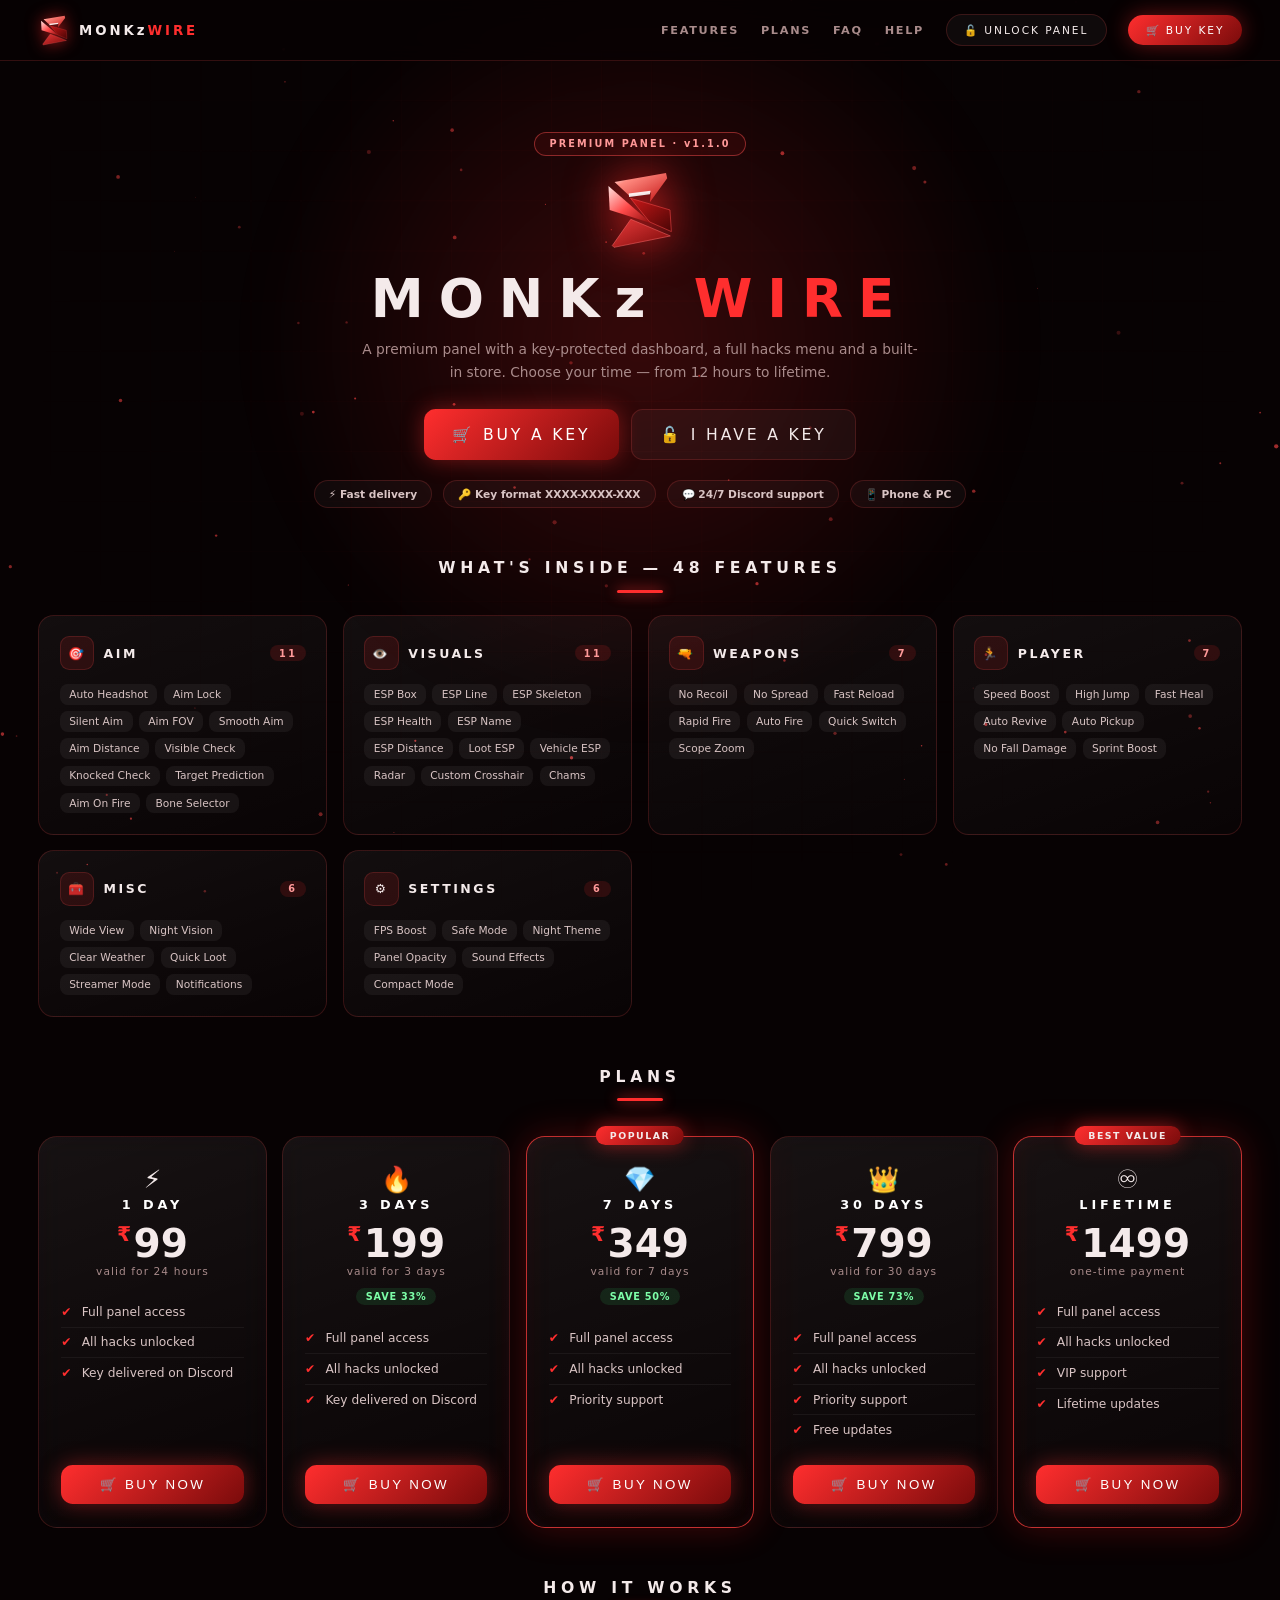
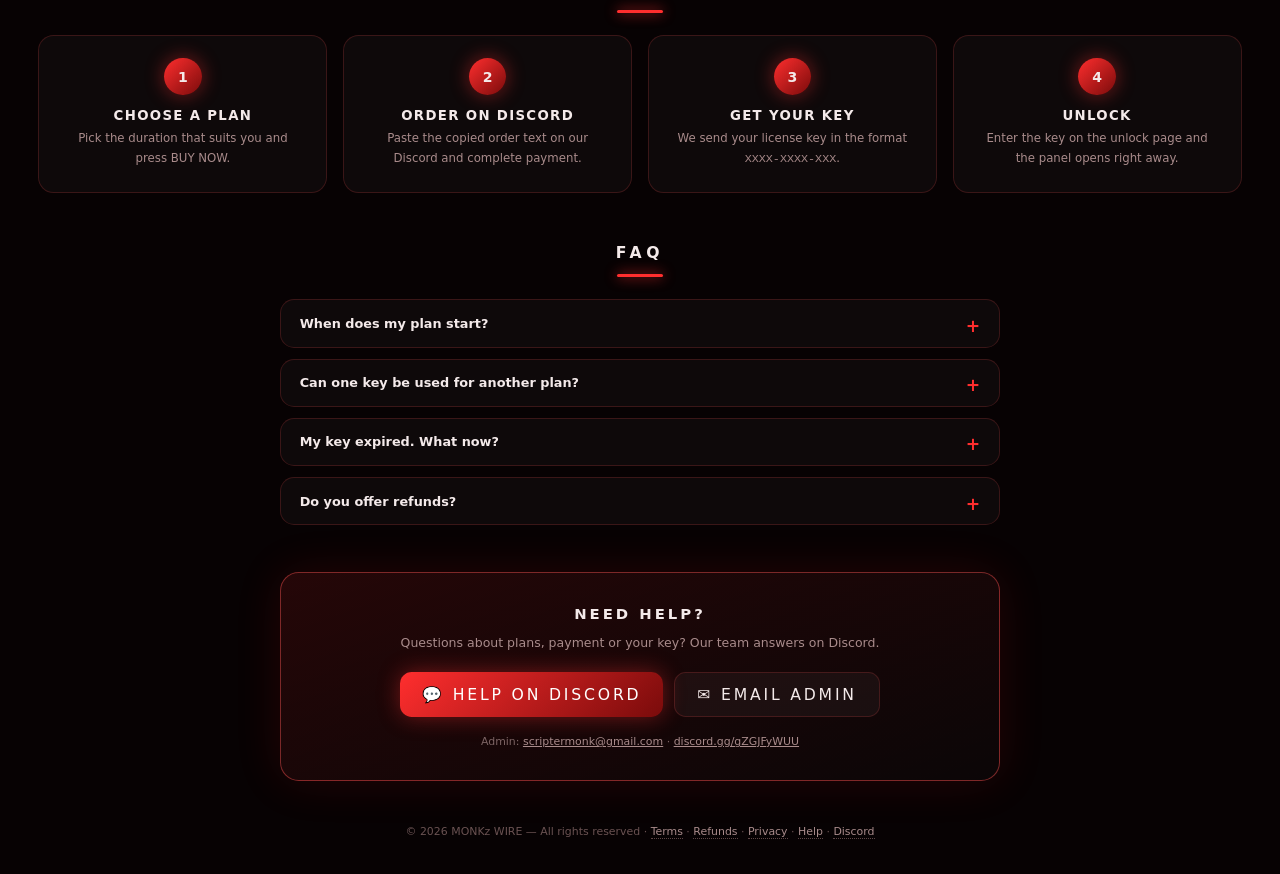
<file: index.html>
<!doctype html>
<html lang="en">
<head>
<meta charset="utf-8">
<meta name="viewport" content="width=device-width,initial-scale=1">
<title>MONKz WIRE — Premium Panel</title>
<meta name="description" content="MONKz WIRE premium panel. 48 features, key-protected access, plans from 1 day to lifetime.">
<link rel="icon" href="/favicon.svg" type="image/svg+xml">
<link rel="icon" href="/favicon-32.png" sizes="32x32" type="image/png">
<link rel="shortcut icon" href="/favicon.ico">
<link rel="apple-touch-icon" href="/apple-touch-icon.png">
<meta name="theme-color" content="#0a0304">
<link rel="manifest" href="/manifest.webmanifest">
<meta property="og:title" content="MONKz WIRE — Premium Panel">
<meta property="og:description" content="48 features, key-protected access, plans from 1 day to lifetime.">
<meta property="og:image" content="https://monkzwire.vercel.app/og.png">
<link rel="stylesheet" href="/base.css">
<style>
.topbar{position:sticky;top:0;z-index:30;display:flex;justify-content:space-between;align-items:center;padding:.9rem clamp(1rem,3vw,3rem);background:rgba(7,2,3,.72);backdrop-filter:blur(14px);-webkit-backdrop-filter:blur(14px);border-bottom:1px solid var(--line)}
.tn{display:flex;align-items:center;gap:1.4rem}
.tn a:not(.btn){text-decoration:none;color:var(--mut);font-size:.72rem;letter-spacing:.15em;font-weight:700;transition:.2s}
.tn a:not(.btn):hover{color:#fff}
main{position:relative;z-index:3;max-width:82rem;margin:0 auto;padding:2.5rem clamp(1rem,3vw,3rem) 1rem}
.hero{text-align:center;margin-bottom:2.4rem;animation:rise .7s both}
.hero img{width:5rem;height:5rem;filter:drop-shadow(0 0 1.4rem rgba(255,40,40,.85))}
.hero h1{font-size:clamp(1.7rem,3.2vw,2.6rem);letter-spacing:.28em;font-weight:800;margin:.9rem 0 .5rem}
.hero h1 span{color:var(--red)}
.hero p{color:var(--mut);font-size:.88rem;max-width:36rem;margin:0 auto;line-height:1.7}
.trust{display:flex;justify-content:center;gap:.7rem;flex-wrap:wrap;margin-top:1.3rem}
.trust span{padding:.4rem .9rem;border:1px solid var(--line);border-radius:2rem;font-size:.68rem;color:#d9c4c4;background:rgba(255,255,255,.03);font-weight:600}
.plans{display:grid;grid-template-columns:repeat(auto-fit,minmax(15rem,1fr));gap:1.2rem;margin:2.2rem 0 3rem}
@media(min-width:1000px){.plans{grid-template-columns:repeat(5,1fr);gap:1rem}.plan{padding:1.6rem 1rem 1.3rem}.price{font-size:2.1rem}}
.plan{position:relative;padding:1.8rem 1.4rem 1.5rem;text-align:center;background:linear-gradient(160deg,rgba(255,255,255,.065),rgba(255,255,255,.012));border:1px solid var(--line);border-radius:1.2rem;backdrop-filter:blur(14px);-webkit-backdrop-filter:blur(14px);transition:.3s;display:flex;flex-direction:column;animation:rise .6s both}
.plan:hover{transform:translateY(-7px);border-color:var(--line2);box-shadow:0 0 2.6rem rgba(255,30,30,.25)}
.plan.hot{border-color:rgba(255,60,60,.75);box-shadow:0 0 2.4rem rgba(255,30,30,.24),inset 0 0 2rem rgba(255,30,30,.06)}
.badge{position:absolute;top:-.7rem;left:50%;transform:translateX(-50%);padding:.28rem .9rem;border-radius:2rem;background:linear-gradient(135deg,var(--red),var(--deep));font-size:.6rem;font-weight:800;letter-spacing:.16em;white-space:nowrap;box-shadow:0 0 1.2rem rgba(255,46,46,.5)}
.pi{font-size:1.6rem;margin-bottom:.2rem}
.plan h3{font-size:.82rem;letter-spacing:.3em;color:#fff;font-weight:800}
.price{font-size:2.5rem;font-weight:800;margin:.8rem 0 .1rem;line-height:1}
.price em{font-style:normal;color:var(--red);font-size:1.3rem;vertical-align:top;margin-right:.15rem}
.per{font-size:.68rem;color:var(--mut);letter-spacing:.1em}
.save{display:inline-block;margin-top:.6rem;padding:.2rem .6rem;border-radius:1rem;background:rgba(51,255,119,.1);color:#7dffa8;font-size:.62rem;font-weight:800;letter-spacing:.08em}
ul{list-style:none;margin:1.2rem 0 1.3rem;text-align:left;font-size:.78rem;flex:1}
li{padding:.5rem 0;border-bottom:1px solid rgba(255,255,255,.05);color:#d9c4c4}
li::before{content:"✔";color:var(--red);margin-right:.65rem;font-weight:800}
li:last-child{border:0}
h2.sec{text-align:center;font-size:1rem;letter-spacing:.3em;margin:3.2rem 0 1.4rem}
h2.sec::after{content:"";display:block;width:3rem;height:3px;margin:.8rem auto 0;background:var(--red);border-radius:3px;box-shadow:0 0 .8rem var(--red)}
.steps{display:grid;grid-template-columns:repeat(auto-fit,minmax(14rem,1fr));gap:1rem}
.step{padding:1.4rem;text-align:center;border:1px solid var(--line);border-radius:1rem;background:rgba(255,255,255,.03)}
.step b{display:grid;place-items:center;width:2.4rem;height:2.4rem;margin:0 auto .8rem;border-radius:50%;background:linear-gradient(135deg,var(--red),var(--deep));font-size:.9rem;box-shadow:0 0 1.2rem rgba(255,46,46,.45)}
.step h4{font-size:.85rem;letter-spacing:.1em;margin-bottom:.4rem}
.step p{color:var(--mut);font-size:.75rem;line-height:1.7}
.incl{display:grid;grid-template-columns:repeat(auto-fit,minmax(12rem,1fr));gap:.9rem}
.incl div{padding:1.1rem;border:1px solid var(--line);border-radius:.9rem;background:rgba(255,255,255,.03);font-size:.78rem;color:#d9c4c4;text-align:center}
.incl div b{display:block;font-size:1.4rem;margin-bottom:.4rem}
.faq{max-width:46rem;margin:0 auto}
details{padding:1rem 1.2rem;margin-bottom:.7rem;border:1px solid var(--line);border-radius:.9rem;background:rgba(255,255,255,.03);font-size:.82rem}
summary{cursor:pointer;font-weight:700;list-style:none}summary::-webkit-details-marker{display:none}
summary::after{content:"+";float:right;color:var(--red);font-size:1.1rem}details[open] summary::after{content:"–"}
details p{color:var(--mut);margin-top:.7rem;line-height:1.8}
.cats{display:grid;grid-template-columns:repeat(auto-fit,minmax(16rem,1fr));gap:1rem}
.cat{padding:1.3rem;border:1px solid var(--line);border-radius:1rem;background:linear-gradient(160deg,rgba(255,255,255,.05),rgba(255,255,255,.01));transition:.3s}
.cat:hover{border-color:var(--line2);transform:translateY(-3px)}
.cat h4{display:flex;align-items:center;gap:.6rem;font-size:.8rem;letter-spacing:.2em;margin-bottom:.9rem}
.cat h4 i{font-style:normal;width:2.2rem;height:2.2rem;display:grid;place-items:center;border-radius:.6rem;background:rgba(255,46,46,.12);border:1px solid var(--line)}
.cat h4 em{margin-left:auto;font-style:normal;font-size:.62rem;padding:.15rem .55rem;border-radius:1rem;background:rgba(255,46,46,.14);color:#ff9a9a}
.cat div{display:flex;flex-wrap:wrap;gap:.4rem}
.cat span{padding:.25rem .6rem;border-radius:.5rem;background:rgba(255,255,255,.05);font-size:.68rem;color:#d9c4c4}
.cmpw{overflow-x:auto;border:1px solid var(--line);border-radius:1rem;background:rgba(255,255,255,.025)}
.cmp{width:100%;border-collapse:collapse;font-size:.78rem;min-width:40rem}
.cmp th,.cmp td{padding:.85rem .8rem;text-align:center;border-bottom:1px solid rgba(255,255,255,.05)}
.cmp th{font-size:.7rem;letter-spacing:.18em;color:#fff;background:rgba(255,46,46,.08)}
.cmp td:first-child,.cmp th:first-child{text-align:left;color:var(--mut)}
.cmp tr:last-child td{border:0}.cmp .y{color:var(--red);font-weight:800}.cmp .n{color:#5a4444}
.pay{max-width:46rem;margin:2.5rem auto 0;padding:1.5rem;text-align:center;border:1px solid var(--line2);border-radius:1.1rem;background:rgba(255,255,255,.03)}
.pay h3{letter-spacing:.2em;font-size:.85rem}.pay p{color:var(--mut);font-size:.78rem;margin:.6rem 0 1rem;line-height:1.7}
.upi{display:flex;gap:.8rem;justify-content:center;align-items:center;flex-wrap:wrap}.upi code{padding:.6rem 1rem;border-radius:.6rem;background:rgba(0,0,0,.5);border:1px solid var(--line);font-size:.9rem;letter-spacing:.05em}
.pay small{display:block;margin-top:.8rem;color:#7d6464;font-size:.7rem}
.help{margin:3rem auto 0;max-width:46rem;padding:2rem;text-align:center;border:1px solid var(--line2);border-radius:1.2rem;background:linear-gradient(160deg,rgba(255,46,46,.12),rgba(255,255,255,.02));box-shadow:0 0 3rem rgba(255,30,30,.12)}
.help h3{letter-spacing:.2em;font-size:.95rem}
.help p{color:var(--mut);font-size:.8rem;margin:.6rem 0 1.2rem;line-height:1.7}
.help .acts{display:flex;gap:.7rem;justify-content:center;flex-wrap:wrap}
.help small{display:block;margin-top:1.2rem;color:#7d6464;font-size:.7rem}
.help small a{color:var(--mut)}
@media(max-width:600px){.tn a:not(.btn){display:none}}

.hero{padding-top:2rem}
.hero .ctas{display:flex;gap:.8rem;justify-content:center;flex-wrap:wrap;margin-top:1.6rem}
.hero .ctas .btn{padding:.95rem 1.8rem}
.hero h1{font-size:clamp(2rem,4.4vw,3.4rem)}
.hero .tag{display:inline-block;margin-bottom:1rem;padding:.35rem .9rem;border:1px solid var(--line2);border-radius:2rem;font-size:.62rem;letter-spacing:.22em;color:#ff9a9a;background:rgba(255,46,46,.08);font-weight:800}
.vid{max-width:52rem;margin:0 auto;aspect-ratio:16/9;border:1px solid var(--line2);border-radius:1.1rem;overflow:hidden;box-shadow:0 0 3rem rgba(255,30,30,.15)}
.vid iframe{width:100%;height:100%;border:0}
</style>
</head>
<body>
<canvas id="fx"></canvas><div class="grid-bg"></div><div class="glow"></div>

<header class="topbar">
  <a class="tb" href="/index.html"><img src="/mark.svg" alt=""><span>MONKz<b>WIRE</b></span></a>
  <nav class="tn">
    <a href="#features">FEATURES</a>
    <a href="#plans">PLANS</a>
    <a href="#faq">FAQ</a>
    <a href="/help">HELP</a>
    <a class="btn sm ghost" href="/unlock.html">🔓 UNLOCK PANEL</a>
    <a class="btn sm pulse" href="/store.html">🛒 BUY KEY</a>
  </nav>
</header>

<main>
  <section class="hero">
    <span class="tag">PREMIUM PANEL · v1.1.0</span><br>
    <img src="/mark.svg" alt="MONKz WIRE">
    <h1>MONKz<span> WIRE</span></h1>
    <p>A premium panel with a key-protected dashboard, a full hacks menu and a built-in store. Choose your time — from 12 hours to lifetime.</p>
    <div class="ctas"><a class="btn pulse" href="/store.html">🛒 BUY A KEY</a><a class="btn ghost" href="/unlock.html">🔓 I HAVE A KEY</a></div>
    <div class="trust"><span>⚡ Fast delivery</span><span>🔑 Key format XXXX-XXXX-XXX</span><span>💬 24/7 Discord support</span><span>📱 Phone &amp; PC</span></div>
  </section>

  <h2 class="sec" id="features">WHAT'S INSIDE — <span id="fcount">48</span> FEATURES</h2>
  <section class="cats" id="cats"></section>

  <section id="demo" style="display:none">
    <h2 class="sec">DEMO</h2>
    <div class="vid"><iframe id="vid" allowfullscreen loading="lazy" title="MONKz WIRE demo"></iframe></div>
  </section>

  <h2 class="sec" id="plans-h">PLANS</h2>
  <section class="plans" id="plans"></section>

  <h2 class="sec">HOW IT WORKS</h2>
  <section class="steps">
    <div class="step"><b>1</b><h4>CHOOSE A PLAN</h4><p>Pick the duration that suits you and press BUY NOW.</p></div>
    <div class="step"><b>2</b><h4>ORDER ON DISCORD</h4><p>Paste the copied order text on our Discord and complete payment.</p></div>
    <div class="step"><b>3</b><h4>GET YOUR KEY</h4><p>We send your license key in the format <code>XXXX-XXXX-XXX</code>.</p></div>
    <div class="step"><b>4</b><h4>UNLOCK</h4><p>Enter the key on the unlock page and the panel opens right away.</p></div>
  </section>

  <h2 class="sec" id="faq">FAQ</h2>
  <section class="faq">
    <details><summary>When does my plan start?</summary><p>Your plan starts the moment you enter the key for the first time. Until then no time is used.</p></details>
    <details><summary>Can one key be used for another plan?</summary><p>No. Every key is made for one time length only.</p></details>
    <details><summary>My key expired. What now?</summary><p>Buy a new key from the store and enter it on the unlock page.</p></details>
    <details><summary>Do you offer refunds?</summary><p>Please read our <a href="/refund.html" style="color:var(--red)">refund policy</a>. For any issue, contact us on Discord first.</p></details>
  </section>

  <section class="help">
    <h3>NEED HELP?</h3>
    <p>Questions about plans, payment or your key? Our team answers on Discord.</p>
    <div class="acts">
      <a class="btn" href="/help">💬 HELP ON DISCORD</a>
      <a class="btn ghost" id="mail">✉ EMAIL ADMIN</a>
    </div>
    <small>Admin: <a id="mail2"></a> · <a href="/discord">discord.gg/gZGJFyWUU</a></small>
  </section>
</main>

<footer class="ft">© 2026 MONKz WIRE — All rights reserved · <a href="/terms.html">Terms</a> · <a href="/refund.html">Refunds</a> · <a href="/privacy.html">Privacy</a> · <a href="/help">Help</a> · <a href="/discord">Discord</a></footer>
<div id="toast"></div>

<script src="/fx.js"></script>
<script src="/data.js"></script>
<script>
var $=function(i){return document.getElementById(i)};
function toast(t){var el=$('toast');el.textContent=t;el.classList.add('s');clearTimeout(toast.t);toast.t=setTimeout(function(){el.classList.remove('s')},2400)}
$('cats').innerHTML=catCards();$('fcount').textContent=totalFeatures();
$('plans').innerHTML=planCards();
$('plans').addEventListener('click',function(e){var b=e.target.closest('button[data-i]');if(!b)return;buyPlan(+b.dataset.i,toast)});
$('mail').href='mailto:'+ADMIN_EMAIL;$('mail2').href='mailto:'+ADMIN_EMAIL;$('mail2').textContent=ADMIN_EMAIL;
var y=ytEmbed(DEMO_VIDEO);if(y){$('vid').src=y;$('demo').style.display='block'}
</script>
</body>
</html>
</file>
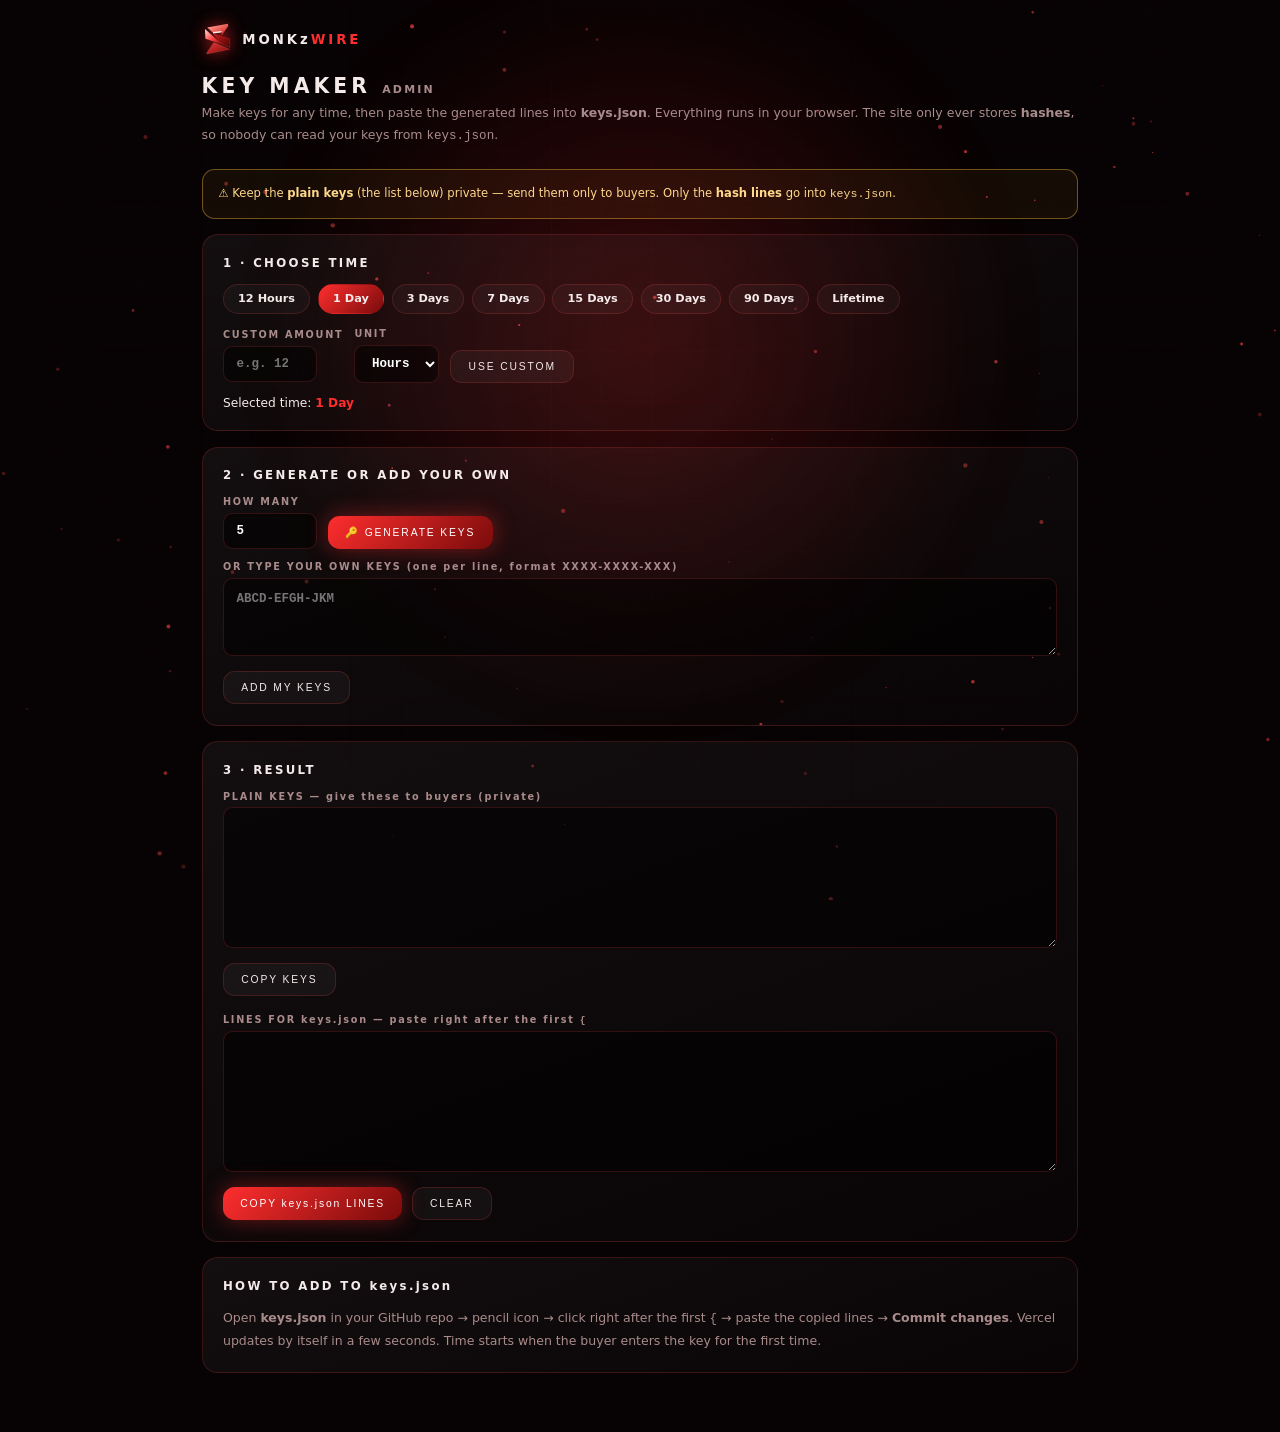
<file: keygen.html>
<!doctype html>
<html lang="en">
<head>
<meta charset="utf-8">
<meta name="viewport" content="width=device-width,initial-scale=1">
<meta name="robots" content="noindex,nofollow">
<title>MONKz WIRE — Key Maker (Admin)</title>
<link rel="icon" href="/favicon.svg" type="image/svg+xml">
<link rel="shortcut icon" href="/favicon.ico">
<meta name="theme-color" content="#0a0304">
<link rel="stylesheet" href="/base.css">
<style>
main{position:relative;z-index:3;max-width:60rem;margin:0 auto;padding:1.5rem clamp(1rem,3vw,2rem) 3rem}
h1{font-size:1.3rem;letter-spacing:.2em;margin:1.2rem 0 .3rem}
.sub{color:var(--mut);font-size:.8rem;line-height:1.7;margin-bottom:1.4rem}
.box{padding:1.3rem;margin-bottom:1rem;border:1px solid var(--line);border-radius:1rem;background:linear-gradient(160deg,rgba(255,255,255,.05),rgba(255,255,255,.01))}
.box h3{font-size:.75rem;letter-spacing:.2em;margin-bottom:.9rem}
.chips{display:flex;flex-wrap:wrap;gap:.5rem;margin-bottom:.9rem}
.chip{padding:.5rem .9rem;border:1px solid var(--line);border-radius:2rem;font-size:.72rem;font-weight:700;cursor:pointer;background:rgba(255,255,255,.03);transition:.2s;user-select:none}
.chip:hover{border-color:var(--red)}.chip.on{background:linear-gradient(135deg,var(--red),var(--deep));border-color:transparent}
.r{display:flex;gap:.7rem;flex-wrap:wrap;align-items:center;margin-bottom:.8rem}
label{font-size:.62rem;letter-spacing:.18em;color:var(--mut);font-weight:700;display:block;margin-bottom:.35rem}
input,select,textarea{background:rgba(0,0,0,.5);border:1px solid var(--line);border-radius:.6rem;color:#fff;padding:.65rem .8rem;font:600 .8rem ui-monospace,Consolas,monospace;outline:none}
input:focus,select:focus,textarea:focus{border-color:var(--red)}
input[type=number]{width:6rem}textarea{width:100%;min-height:9rem;resize:vertical;line-height:1.6}
.warn{padding:.9rem 1rem;border:1px solid rgba(255,190,60,.4);border-radius:.8rem;background:rgba(255,190,60,.06);color:#ffd88a;font-size:.74rem;line-height:1.7;margin-bottom:1rem}
.acts{display:flex;gap:.6rem;flex-wrap:wrap;margin-top:.7rem}
.btn{padding:.65rem 1.1rem;font-size:.66rem}
.cnt{color:var(--mut);font-size:.7rem;margin-left:.4rem}
</style>
</head>
<body>
<canvas id="fx"></canvas><div class="grid-bg"></div><div class="glow"></div>
<main>
  <a class="tb" href="/index.html"><img src="/mark.svg" alt=""><span>MONKz<b>WIRE</b></span></a>
  <h1>KEY MAKER <span style="color:var(--mut);font-size:.7rem;letter-spacing:.2em">ADMIN</span></h1>
  <p class="sub">Make keys for any time, then paste the generated lines into <b>keys.json</b>. Everything runs in your browser. The site only ever stores <b>hashes</b>, so nobody can read your keys from <code>keys.json</code>.</p>

  <div class="warn">⚠ Keep the <b>plain keys</b> (the list below) private — send them only to buyers. Only the <b>hash lines</b> go into <code>keys.json</code>.</div>

  <div class="box"><h3>1 · CHOOSE TIME</h3>
    <div class="chips" id="chips"></div>
    <div class="r">
      <div><label>CUSTOM AMOUNT</label><input id="cn" type="number" min="1" max="9999" placeholder="e.g. 12"></div>
      <div><label>UNIT</label><select id="cu"><option value="H">Hours</option><option value="D">Days</option></select></div>
      <div style="align-self:end"><button class="btn ghost" id="setcustom">USE CUSTOM</button></div>
    </div>
    <div style="font-size:.78rem">Selected time: <b id="sel" style="color:var(--red)">1 Day</b></div>
  </div>

  <div class="box"><h3>2 · GENERATE OR ADD YOUR OWN</h3>
    <div class="r">
      <div><label>HOW MANY</label><input id="qty" type="number" min="1" max="200" value="5"></div>
      <div style="align-self:end"><button class="btn" id="gen">🔑 GENERATE KEYS</button></div>
    </div>
    <label style="margin-top:.6rem">OR TYPE YOUR OWN KEYS (one per line, format XXXX-XXXX-XXX)</label>
    <textarea id="own" style="min-height:5rem" placeholder="ABCD-EFGH-JKM"></textarea>
    <div class="acts"><button class="btn ghost" id="addown">ADD MY KEYS</button></div>
  </div>

  <div class="box"><h3>3 · RESULT <span class="cnt" id="rc"></span></h3>
    <label>PLAIN KEYS — give these to buyers (private)</label>
    <textarea id="plain" readonly></textarea>
    <div class="acts"><button class="btn ghost" data-copy="plain">COPY KEYS</button></div>
    <label style="margin-top:1.1rem">LINES FOR keys.json — paste right after the first <code>{</code></label>
    <textarea id="lines" readonly></textarea>
    <div class="acts"><button class="btn" data-copy="lines">COPY keys.json LINES</button><button class="btn ghost" id="clear">CLEAR</button></div>
  </div>

  <div class="box"><h3>HOW TO ADD TO keys.json</h3>
    <p class="sub" style="margin:0">Open <b>keys.json</b> in your GitHub repo → pencil icon → click right after the first <code>{</code> → paste the copied lines → <b>Commit changes</b>. Vercel updates by itself in a few seconds. Time starts when the buyer enters the key for the first time.</p>
  </div>
</main>
<div id="toast"></div>
<script src="/fx.js"></script>
<script src="/auth.js"></script>
<script>
var $=function(i){return document.getElementById(i)};
var ALPHA='ABCDEFGHJKMNPQRSTUVWXYZ23456789';
var PRESETS=['12H','1D','3D','7D','15D','30D','90D','LT'];
var sel='1D',items=[];
function toast(t){var el=$('toast');el.textContent=t;el.classList.add('s');clearTimeout(toast.t);toast.t=setTimeout(function(){el.classList.remove('s')},1800)}
function fmtKey(r){return r.slice(0,4)+'-'+r.slice(4,8)+'-'+r.slice(8)}
function rnd(){var a=new Uint32Array(11),o='';crypto.getRandomValues(a);for(var i=0;i<11;i++)o+=ALPHA[a[i]%ALPHA.length];return fmtKey(o)}
function draw(){
  var c='';PRESETS.forEach(function(p){c+='<span class="chip'+(p===sel?' on':'')+'" data-p="'+p+'">'+planLabel(p)+'</span>'});
  $('chips').innerHTML=c;$('sel').textContent=planLabel(sel);
  $('plain').value=items.map(function(x){return x.k+'   ['+planLabel(x.p)+']'}).join('\n');
  $('lines').value=items.map(function(x){return'"'+hashKey(x.k)+'":"'+x.p+'",'}).join('\n');
  $('rc').textContent=items.length?'('+items.length+' keys)':'';
}
$('chips').addEventListener('click',function(e){var c=e.target.closest('.chip');if(!c)return;sel=c.dataset.p;draw()});
$('setcustom').onclick=function(){var n=parseInt($('cn').value,10);if(!(n>=1&&n<=9999)){toast('Enter a valid amount');return}sel=n+$('cu').value;draw();toast('Time set: '+planLabel(sel))};
$('gen').onclick=function(){var q=Math.min(200,Math.max(1,parseInt($('qty').value,10)||1)),seen={};items.forEach(function(x){seen[x.k]=1});
  for(var i=0;i<q;i++){var k=rnd();while(seen[k])k=rnd();seen[k]=1;items.push({k:k,p:sel})}draw();toast(q+' keys generated')};
$('addown').onclick=function(){
  var ls=$('own').value.split('\n'),bad=0,n=0;
  ls.forEach(function(l){var t=normKey(l);if(!t)return;if(t.length!==11){bad++;return}
    var k=fmtKey(t);if(items.some(function(x){return x.k===k}))return;items.push({k:k,p:sel});n++});
  $('own').value='';draw();toast(n+' added'+(bad?' · '+bad+' skipped (need 11 letters/numbers)':''));
};
$('clear').onclick=function(){items=[];draw();toast('Cleared')};
document.addEventListener('click',function(e){var b=e.target.closest('[data-copy]');if(!b)return;var t=$(b.dataset.copy).value;if(!t){toast('Nothing to copy');return}
  try{navigator.clipboard.writeText(t).then(function(){toast('Copied')})}catch(x){$(b.dataset.copy).select();document.execCommand('copy');toast('Copied')}});
draw();
</script>
</body>
</html>
</file>
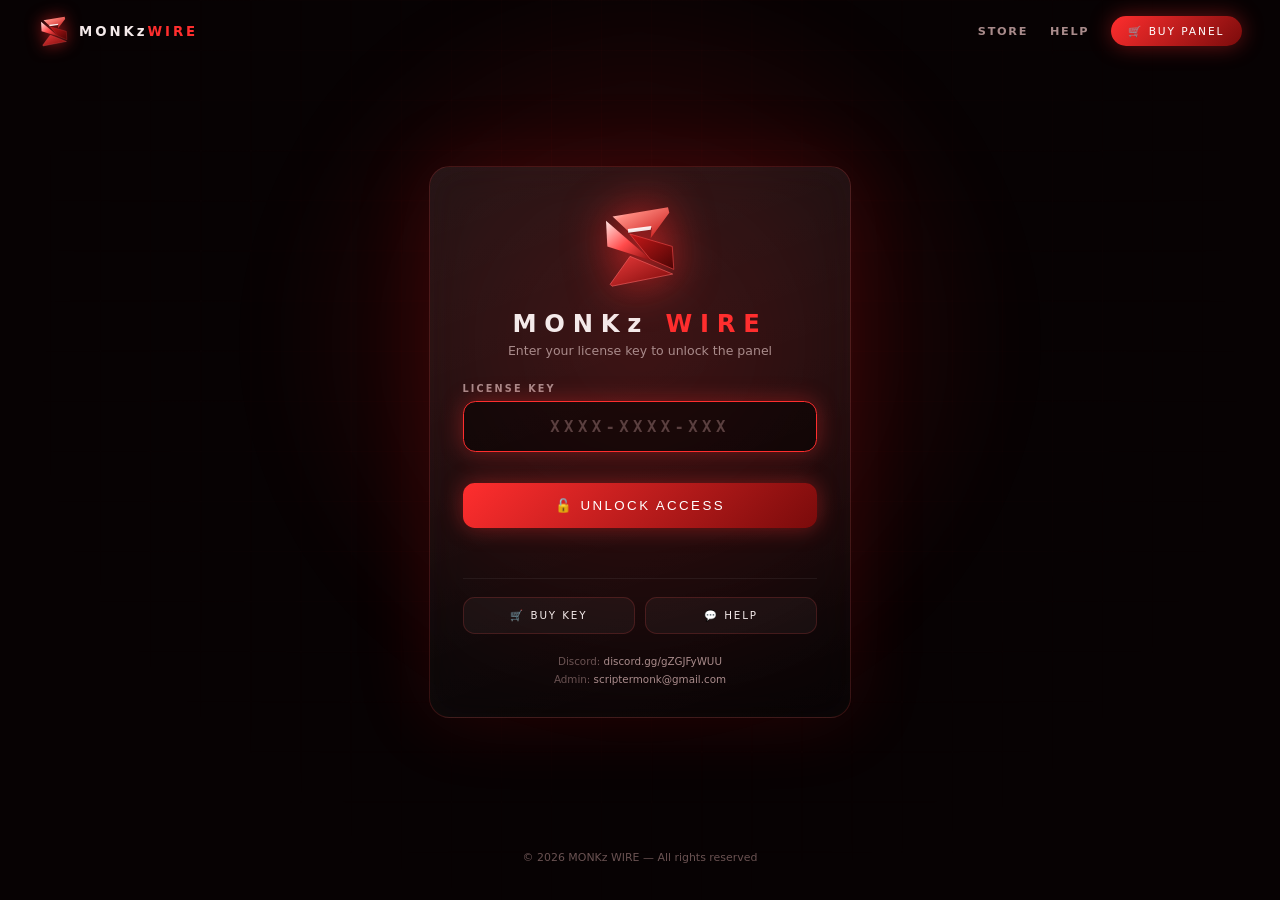
<file: main.html>
<!doctype html>
<html lang="en">
<head>
<meta charset="utf-8">
<meta name="viewport" content="width=device-width,initial-scale=1">
<title>MONKz WIRE — Panel</title>
<link rel="icon" href="/favicon.svg" type="image/svg+xml">
<link rel="icon" href="/favicon-32.png" sizes="32x32" type="image/png">
<link rel="shortcut icon" href="/favicon.ico">
<link rel="apple-touch-icon" href="/apple-touch-icon.png">
<meta name="theme-color" content="#0a0304">
<link rel="manifest" href="/manifest.webmanifest">
<link rel="stylesheet" href="/base.css">
<script src="/auth.js"></script>
<script>
/* guard: a valid, non-expired key is required */
(function(){var l=getLic();if(!licValid(l)){var e=licExpired(l);if(e)clearLic();location.replace(e?'/unlock.html?e=1':'/unlock.html')}})();
</script>
<style>
#app{position:relative;z-index:5;display:flex;min-height:100vh}
aside{width:16rem;flex:none;display:flex;flex-direction:column;position:sticky;top:0;height:100vh;padding:1.2rem .9rem;background:rgba(10,3,4,.78);border-right:1px solid var(--line);backdrop-filter:blur(16px);-webkit-backdrop-filter:blur(16px);overflow-y:auto}
.brand{padding:.3rem .6rem 1.2rem}
.grp{font-size:.58rem;letter-spacing:.25em;color:#6e5555;font-weight:800;padding:1rem .8rem .4rem}
.nav{display:flex;align-items:center;gap:.7rem;padding:.65rem .8rem;border-radius:.7rem;color:var(--mut);font-size:.8rem;font-weight:600;cursor:pointer;border:1px solid transparent;transition:.2s;user-select:none;position:relative}
.nav i{font-style:normal;font-size:1rem;width:1.3rem;text-align:center}
.nav:hover{color:#fff;background:rgba(255,255,255,.04)}
.nav.act{color:#fff;background:linear-gradient(90deg,rgba(255,46,46,.22),rgba(255,46,46,.02));border-color:var(--line2)}
.nav.act::before{content:"";position:absolute;left:-.9rem;top:20%;bottom:20%;width:3px;border-radius:3px;background:var(--red);box-shadow:0 0 .8rem var(--red)}
.nav em{margin-left:auto;font-style:normal;font-size:.62rem;padding:.1rem .45rem;border-radius:1rem;background:rgba(255,46,46,.14);color:#ff8f8f}
.sp{flex:1;min-height:1rem}
.mini{padding:.9rem;border:1px solid var(--line);border-radius:.9rem;background:rgba(255,255,255,.03);margin-bottom:.7rem;font-size:.7rem;color:var(--mut)}
.mini b{display:block;color:#fff;font-size:.85rem;margin:.2rem 0}
.mini .t{color:var(--ok);font-family:ui-monospace,Consolas,monospace;font-weight:700}

main{flex:1;min-width:0;padding:0 clamp(1rem,3vw,3rem) 2rem}
.top{position:sticky;top:0;z-index:20;display:flex;justify-content:space-between;align-items:center;gap:1rem;flex-wrap:wrap;padding:1.1rem 0;margin-bottom:1rem;background:linear-gradient(180deg,var(--bg) 60%,transparent)}
.top h2{font-size:1.35rem;letter-spacing:.1em}
.top small{display:block;color:var(--mut);font-size:.68rem;letter-spacing:.12em;margin-top:.2rem;font-weight:500}
.topr{display:flex;align-items:center;gap:.6rem;flex-wrap:wrap}
.pill{display:inline-flex;align-items:center;gap:.45rem;padding:.4rem .9rem;border:1px solid var(--line);border-radius:2rem;font-size:.68rem;color:#9dffb0;background:rgba(0,255,100,.06);font-weight:700}
.pill i{width:.5rem;height:.5rem;border-radius:50%;background:var(--ok);box-shadow:0 0 .6rem var(--ok)}
.pill.lic{color:#ffd0d0;background:rgba(255,46,46,.08)}
.page{display:none}.page.show{display:block;animation:rise .45s both}

.cardx{padding:1.3rem;background:linear-gradient(160deg,rgba(255,255,255,.055),rgba(255,255,255,.012));border:1px solid var(--line);border-radius:1.05rem;backdrop-filter:blur(12px);-webkit-backdrop-filter:blur(12px);transition:.3s}
.cardx:hover{border-color:rgba(255,70,70,.45)}
.cardx h3{font-size:.78rem;letter-spacing:.2em;margin-bottom:.9rem;color:#fff;display:flex;align-items:center;gap:.5rem}
.cardx h3::before{content:"";width:.3rem;height:.9rem;background:var(--red);border-radius:2px;box-shadow:0 0 .6rem var(--red)}
.stats{display:grid;grid-template-columns:repeat(auto-fit,minmax(11.5rem,1fr));gap:1rem;margin-bottom:1rem}
.stat small{color:var(--mut);font-size:.62rem;letter-spacing:.18em;text-transform:uppercase;font-weight:700}
.stat .v{font-size:1.5rem;font-weight:800;margin-top:.45rem}
.stat .v em{font-style:normal;color:var(--red)}
.two{display:grid;grid-template-columns:repeat(auto-fit,minmax(21rem,1fr));gap:1rem;margin-bottom:1rem}
.lic .big{font-size:2rem;font-weight:800;font-family:ui-monospace,Consolas,monospace;letter-spacing:.04em;color:var(--ok);text-shadow:0 0 1.2rem rgba(51,255,119,.35)}
.bar{height:.45rem;background:#2a1517;border-radius:1rem;overflow:hidden;margin:.9rem 0 .5rem}
.bar i{display:block;height:100%;width:100%;background:linear-gradient(90deg,var(--deep),var(--red));transition:width 1s;border-radius:1rem}
.kv{display:flex;justify-content:space-between;gap:1rem;padding:.65rem 0;border-bottom:1px solid rgba(255,255,255,.05);font-size:.8rem}
.kv:last-child{border:0}.kv span:first-child{color:var(--mut)}.kv span:last-child{font-weight:700;text-align:right}
.acts{display:flex;gap:.6rem;flex-wrap:wrap}
.acts .btn{padding:.65rem 1rem;font-size:.66rem}
.log{font:.7rem/1.9 ui-monospace,Consolas,monospace;color:#c9a0a0;max-height:11rem;overflow:auto}
.log div::before{content:"› ";color:var(--red)}

.sh{display:flex;justify-content:space-between;align-items:center;gap:1rem;flex-wrap:wrap;margin-bottom:1rem}
.sh p{color:var(--mut);font-size:.8rem}
.feat{display:grid;grid-template-columns:repeat(auto-fill,minmax(18rem,1fr));gap:1rem}
.f{padding:1.15rem;border:1px solid var(--line);border-radius:1rem;background:linear-gradient(160deg,rgba(255,255,255,.05),rgba(255,255,255,.01));transition:.3s}
.f:hover{transform:translateY(-3px)}
.f.on{border-color:rgba(255,60,60,.65);box-shadow:0 0 2rem rgba(255,30,30,.18),inset 0 0 1.5rem rgba(255,30,30,.06)}
.f .h{display:flex;align-items:center;gap:.8rem;cursor:pointer}
.fi{width:2.4rem;height:2.4rem;flex:none;display:grid;place-items:center;border-radius:.7rem;background:rgba(255,46,46,.1);border:1px solid var(--line);font-size:1.1rem}
.ft{flex:1;min-width:0}.ft b{display:block;font-size:.9rem}.ft span{display:block;color:var(--mut);font-size:.7rem;margin-top:.2rem;line-height:1.4}
.sw{width:2.5rem;height:1.35rem;border-radius:1rem;background:#2a1517;position:relative;transition:.25s;flex:none}
.sw::after{content:"";position:absolute;left:.15rem;top:.15rem;width:1.05rem;height:1.05rem;border-radius:50%;background:#aaa;transition:.25s}
.sw.on{background:var(--red);box-shadow:0 0 1rem rgba(255,46,46,.6)}.sw.on::after{left:1.3rem;background:#fff}
.sl{display:none;margin-top:.9rem;align-items:center;gap:.8rem;font-size:.7rem;color:var(--mut)}
.f.on .sl{display:flex}.sl span{min-width:2.4rem;text-align:right;color:#fff;font-weight:700}
input[type=range]{flex:1;accent-color:var(--red);cursor:pointer}
.row{display:flex;justify-content:space-between;align-items:center;gap:1rem;padding:.85rem 0;border-bottom:1px solid rgba(255,255,255,.05);font-size:.82rem}
.row:last-child{border:0}.row small{display:block;color:var(--mut);font-size:.68rem;margin-top:.2rem}
.bar2{height:.4rem;background:#2a1517;border-radius:1rem;overflow:hidden;margin-top:.9rem}
.bar2 i{display:block;height:100%;width:0;background:linear-gradient(90deg,var(--deep),var(--red));transition:width 1.6s}
details{border-bottom:1px solid rgba(255,255,255,.06);padding:.8rem 0;font-size:.8rem}
details:last-child{border:0}summary{cursor:pointer;font-weight:700;list-style:none}
summary::-webkit-details-marker{display:none}summary::after{content:"+";float:right;color:var(--red);font-size:1rem}
details[open] summary::after{content:"–"}details p{color:var(--mut);margin-top:.6rem;line-height:1.7}
.pad{height:.5rem}
.annc{display:flex;justify-content:space-between;align-items:center;gap:1rem;margin-top:1rem;padding:.7rem 1rem;border:1px solid var(--line2);border-radius:.8rem;background:rgba(255,46,46,.1);font-size:.76rem}
.annc button{background:none;border:0;color:var(--mut);cursor:pointer;font-size:.9rem}
.sws{display:flex;gap:.7rem;flex-wrap:wrap}.sw2{width:2.2rem;height:2.2rem;border-radius:50%;cursor:pointer;border:2px solid transparent;transition:.2s}
.sw2:hover{transform:scale(1.12)}.sw2.on{border-color:#fff;box-shadow:0 0 1rem currentColor}
.cfgr{display:flex;gap:.7rem;flex-wrap:wrap;align-items:center;margin-bottom:.6rem}
.cfgi{display:flex;justify-content:space-between;align-items:center;gap:.7rem;padding:.7rem 0;border-bottom:1px solid rgba(255,255,255,.05);font-size:.8rem}
.srch{width:13rem;padding:.55rem .9rem;border-radius:2rem;background:rgba(0,0,0,.45);border:1px solid var(--line);color:#fff;font:600 .72rem Inter,system-ui,sans-serif;outline:none;transition:.25s}
.srch:focus{border-color:var(--red);box-shadow:0 0 1.2rem rgba(255,46,46,.3);width:16rem}
.cl{padding:1rem 0;border-bottom:1px solid rgba(255,255,255,.06)}.cl:last-child{border:0}
.cl b{font-size:.9rem}.cl span{margin-left:.6rem;padding:.12rem .55rem;border-radius:1rem;background:rgba(255,46,46,.14);color:#ff9a9a;font-size:.58rem;font-weight:800;letter-spacing:.12em}
.cl p{color:var(--mut);font-size:.78rem;margin-top:.45rem;line-height:1.7}
.tier{display:inline-block;margin-left:.4rem;font-size:.55rem;letter-spacing:.1em;padding:.1rem .4rem;border-radius:1rem;border:1px solid var(--line);color:var(--mut);vertical-align:middle}

@media(max-width:860px){
  #app{flex-direction:column}
  aside{position:fixed;bottom:0;left:0;right:0;top:auto;width:100%;height:auto;flex-direction:row;padding:.4rem;border-right:0;border-top:1px solid var(--line);z-index:60;overflow-x:auto;overflow-y:hidden;gap:.2rem}
  .brand,.grp,.sp,.mini,.nav em{display:none}
  .nav{flex-direction:column;gap:.15rem;padding:.5rem .7rem;font-size:.6rem;min-width:4.2rem;text-align:center}
  .nav.act::before{display:none}
  main{padding-bottom:6rem}
}
</style>
</head>
<body>
<canvas id="fx"></canvas><div class="grid-bg"></div><div class="glow"></div>

<div id="app">
  <aside>
    <div class="brand"><a class="tb" href="/main.html"><img src="/mark.svg" alt=""><span>MONKz<b>WIRE</b></span></a></div>
    <div class="grp">MAIN</div>
    <div class="nav act" data-p="dash"><i>🏠</i>Dashboard</div>
    <div class="grp">HACKS</div>
    <div class="nav" data-p="aim"><i>🎯</i>Aim<em id="c-aim"></em></div>
    <div class="nav" data-p="visuals"><i>👁️</i>Visuals<em id="c-visuals"></em></div>
    <div class="nav" data-p="weapons"><i>🔫</i>Weapons<em id="c-weapons"></em></div>
    <div class="nav" data-p="player"><i>🏃</i>Player<em id="c-player"></em></div>
    <div class="nav" data-p="misc"><i>🧰</i>Misc<em id="c-misc"></em></div>
    <div class="grp">SYSTEM</div>
    <div class="nav" data-p="settings"><i>⚙️</i>Settings<em id="c-settings"></em></div>
    <div class="nav" data-p="profile"><i>👤</i>Profile</div>
    <div class="nav" data-p="status"><i>🟢</i>Status</div>
    <div class="nav" data-p="changelog"><i>📝</i>Changelog</div>
    <div class="nav" data-p="downloads"><i>⬇️</i>Downloads</div>
    <div class="nav" data-p="support"><i>💬</i>Support</div>
    <div class="sp"></div>
    <div class="mini"><span>LICENSE</span><b id="m-plan">—</b><span class="t" id="m-left">—</span></div>
    <div class="nav" id="lock"><i>🔒</i>Lock Panel</div>
  </aside>

  <main>
    <div class="annc" id="annc" style="display:none"><span id="anct"></span><button id="ancx" aria-label="Close">✕</button></div>
    <div class="top">
      <div><h2 id="title">DASHBOARD</h2><small id="crumb">MONKz WIRE / OVERVIEW</small></div>
      <div class="topr">
        <input class="srch" id="srch" type="search" placeholder="🔍 Search hacks…" autocomplete="off" spellcheck="false">
        <span class="pill lic" id="t-left">⏱ —</span>
        <a class="btn sm ghost" href="/help">💬 HELP</a>
        <a class="btn sm pulse" href="/store.html">🛒 BUY KEY</a>
        <span class="pill"><i></i>Panel Online</span>
      </div>
    </div>

    <!-- DASHBOARD -->
    <section class="page show" id="p-dash">
      <div class="stats">
        <div class="cardx stat"><small>Plan</small><div class="v" id="s-plan">—</div></div>
        <div class="cardx stat"><small>Time Left</small><div class="v" id="s-left">—</div></div>
        <div class="cardx stat"><small>Active Hacks</small><div class="v"><em id="cnt">0</em> / <span id="tot">0</span></div></div>
        <div class="cardx stat"><small>Version</small><div class="v">v1.2.0</div></div>
      </div>
      <div class="two">
        <div class="cardx lic"><h3>LICENSE</h3>
          <div class="big" id="l-big">—</div>
          <div class="bar"><i id="l-bar"></i></div>
          <div class="kv"><span>Plan</span><span id="l-plan">—</span></div>
          <div class="kv"><span>Key</span><span id="l-key">—</span></div>
          <div class="kv"><span>Activated</span><span id="l-start">—</span></div>
          <div class="kv"><span>Expires</span><span id="l-end">—</span></div>
        </div>
        <div class="cardx"><h3>QUICK ACTIONS</h3>
          <div class="acts">
            <button class="btn" id="all">ENABLE ALL</button>
            <button class="btn ghost" id="none">DISABLE ALL</button>
            <button class="btn ghost" id="reset">RESET</button>
            <button class="btn ghost" data-preset="1">PRESET: LEGIT</button>
            <button class="btn ghost" data-preset="2">PRESET: BALANCED</button>
            <button class="btn ghost" data-preset="3">PRESET: FULL</button>
            <button class="btn ghost" id="copycfg">COPY CONFIG</button>
            <button class="btn ghost" id="loadcfg">LOAD CONFIG</button>
          </div>
          <div class="pad"></div>
          <h3 style="margin-top:1.2rem">ACTIVITY</h3>
          <div class="log" id="log"><div>panel unlocked</div></div>
        </div>
      </div>
      <div class="two">
        <div class="cardx"><h3>ANNOUNCEMENTS</h3>
          <div class="kv"><span>v1.0.0</span><span>Welcome to MONKz WIRE</span></div>
          <div class="kv"><span>Support</span><span>24/7 on Discord</span></div>
          <div class="kv"><span>Renew</span><span><a href="/store.html" style="color:var(--red)">Open Store</a></span></div>
        </div>
        <div class="cardx"><h3>ADMIN &amp; HELP</h3>
          <div class="kv"><span>Admin</span><span><a href="mailto:scriptermonk@gmail.com" style="color:#fff">scriptermonk@gmail.com</a></span></div>
          <div class="kv"><span>Discord</span><span><a href="/discord" style="color:#fff">discord.gg/gZGJFyWUU</a></span></div>
          <div class="acts" style="margin-top:1rem"><a class="btn" href="/help">💬 HELP ON DISCORD</a></div>
        </div>
      </div>
    </section>

    <!-- HACK SECTIONS -->
    <section class="page" id="p-aim"></section>
    <section class="page" id="p-visuals"></section>
    <section class="page" id="p-weapons"></section>
    <section class="page" id="p-player"></section>
    <section class="page" id="p-misc"></section>
    <section class="page" id="p-search"><div class="feat" id="feat-search"></div><p id="nores" style="display:none;color:var(--mut);text-align:center;padding:3rem 0">No hacks found.</p></section>

    <!-- PROFILE -->
    <section class="page" id="p-profile">
      <div class="two">
        <div class="cardx"><h3>YOUR LICENSE</h3>
          <div class="kv"><span>Key</span><span id="pf-key">—</span></div>
          <div class="kv"><span>Plan</span><span id="pf-plan">—</span></div>
          <div class="kv"><span>Activated</span><span id="pf-start">—</span></div>
          <div class="kv"><span>Expires</span><span id="pf-end">—</span></div>
          <div class="kv"><span>Time left</span><span id="pf-left" style="color:var(--ok)">—</span></div>
          <div class="acts" style="margin-top:1rem"><a class="btn" href="/store.html">🛒 RENEW / BUY NEW KEY</a></div>
        </div>
        <div class="cardx"><h3>THIS DEVICE</h3>
          <div class="kv"><span>Browser</span><span id="pf-br">—</span></div>
          <div class="kv"><span>Screen</span><span id="pf-sc">—</span></div>
          <div class="kv"><span>Active hacks</span><span id="pf-hk">—</span></div>
          <div class="acts" style="margin-top:1rem"><button class="btn ghost" id="wipe">CLEAR MY DATA &amp; LOCK</button></div>
        </div>
      </div>
    </section>

    <!-- STATUS -->
    <section class="page" id="p-status">
      <div class="two">
        <div class="cardx"><h3>SYSTEM STATUS</h3>
          <div class="row"><div>Panel<small>Core services</small></div><span class="pill"><i></i>Online</span></div>
          <div class="row"><div>Key server<small>License validation</small></div><span class="pill"><i></i>Online</span></div>
          <div class="row"><div>Store<small>Orders &amp; delivery</small></div><span class="pill"><i></i>Online</span></div>
          <div class="row"><div>Support<small>Discord tickets</small></div><span class="pill"><i></i>Online</span></div>
        </div>
        <div class="cardx"><h3>YOUR SESSION</h3>
          <div class="kv"><span>Plan</span><span id="st-plan">—</span></div>
          <div class="kv"><span>Time left</span><span id="st-left">—</span></div>
          <div class="kv"><span>Version</span><span>v1.2.0</span></div>
          <div class="kv"><span>Browser</span><span id="st-br">—</span></div>
        </div>
      </div>
    </section>

    <!-- CHANGELOG -->
    <section class="page" id="p-changelog">
      <div class="cardx"><h3>CHANGELOG</h3>
        <div class="cl"><b>v1.2.0</b><span>NEW</span><p>Profile page, accent colors, saved configs, announcements, custom key times (hours or days) and a new home page.</p></div>
        <div class="cl"><b>v1.1.0</b><span>NEW</span><p>New sections: Weapons and Misc. Search, presets, status page and changelog added. 48 features total.</p></div>
        <div class="cl"><b>v1.0.1</b><span>FIX</span><p>License timer and expiry handling improved.</p></div>
        <div class="cl"><b>v1.0.0</b><span>RELEASE</span><p>First public release of MONKz WIRE.</p></div>
      </div>
    </section>

    <!-- SETTINGS -->
    <section class="page" id="p-settings">
      <div id="sec-settings"></div>
      <div class="cardx" style="margin-top:1rem"><h3>ACCENT COLOR</h3>
        <div class="sws" id="sws"></div>
      </div>
      <div class="cardx" style="margin-top:1rem"><h3>SAVED CONFIGS</h3>
        <div class="cfgr"><input class="srch" id="cfgname" placeholder="Config name (e.g. Legit setup)" maxlength="24" style="width:100%;max-width:18rem"><button class="btn sm" id="cfgsave">SAVE CURRENT</button></div>
        <div id="cfglist"></div>
      </div>
      <div class="cardx" style="margin-top:1rem"><h3>PANEL PREFERENCES</h3>
        <div class="row"><div>Particle background<small>Animated red particles behind the panel</small></div><div class="sw on" id="fxsw"></div></div>
        <div class="row"><div>Reset all settings<small>Restores every hack to its default value</small></div><button class="btn ghost" id="reset2" style="padding:.6rem 1rem;font-size:.64rem">RESET</button></div>
        <div class="row"><div>Lock panel<small>Return to the key screen</small></div><button class="btn ghost" id="lock2" style="padding:.6rem 1rem;font-size:.64rem">LOCK</button></div>
      </div>
    </section>

    <!-- DOWNLOADS -->
    <section class="page" id="p-downloads">
      <div class="two">
        <div class="cardx"><h3>LATEST BUILD</h3>
          <p style="color:var(--mut);font-size:.82rem;line-height:1.7">v1.0.0 — stable release.</p>
          <div style="margin-top:1rem"><button class="btn" id="dlb">⬇ DOWNLOAD</button></div>
          <div class="bar2"><i id="pb"></i></div>
        </div>
        <div class="cardx"><h3>CHECKLIST</h3>
          <div class="row">Download the latest build<span>✔</span></div>
          <div class="row">Open the panel<span>✔</span></div>
          <div class="row">Enter your license key<span>✔</span></div>
        </div>
      </div>
    </section>

    <!-- SUPPORT -->
    <section class="page" id="p-support">
      <div class="two">
        <div class="cardx"><h3>CONTACT</h3>
          <div class="row"><div>Discord<small>Fastest way to get help</small></div><a class="btn" href="/help" style="padding:.6rem 1rem;font-size:.64rem">HELP</a></div>
          <div class="row"><div>Admin email<small>scriptermonk@gmail.com</small></div><a class="btn ghost" href="mailto:scriptermonk@gmail.com" style="padding:.6rem 1rem;font-size:.64rem">EMAIL</a></div>
          <div class="row"><div>Buy / renew key<small>Pick a plan in the store</small></div><a class="btn ghost" href="/store.html" style="padding:.6rem 1rem;font-size:.64rem">STORE</a></div>
        </div>
        <div class="cardx"><h3>FAQ</h3>
          <details><summary>My key expired</summary><p>Open the Store, buy a new key and enter it on the key screen.</p></details>
          <details><summary>Panel not opening?</summary><p>Refresh the page or clear your browser cache. Still stuck? Press HELP.</p></details>
          <details><summary>Forgot my key?</summary><p>Contact the admin on Discord or by email and share your order details.</p></details>
        </div>
      </div>
    </section>
  </main>
</div>
<div id="toast"></div>

<script src="/fx.js"></script>
<script src="/data.js"></script>
<script>
/* ===== EDIT THESE ===== */
var DISCORD_URL="https://discord.gg/gZGJFyWUU";
var DOWNLOAD_URL="#";
var SECTIONS=[
  {id:"aim",     t:"AIM",      ic:"🎯", d:"Targeting options"},
  {id:"visuals", t:"VISUALS",  ic:"👁️", d:"On-screen overlays"},
  {id:"weapons", t:"WEAPONS",  ic:"🔫", d:"Weapon handling"},
  {id:"player",  t:"PLAYER",   ic:"🏃", d:"Movement and survival"},
  {id:"misc",    t:"MISC",     ic:"🧰", d:"Extra utilities"},
  {id:"settings",t:"SETTINGS", ic:"⚙️", d:"Performance and panel"}
];
/* sec, name, description, on/off default (s), slider default (v, optional), tier for presets (t: 1 legit, 2 balanced, 3 full) */
var FEATURES=[
  {sec:"aim",n:"Auto Headshot",d:"Automatic head targeting.",s:true,v:70,ic:"🎯",t:3},
  {sec:"aim",n:"Aim Lock",d:"Lock onto the nearest target.",s:false,v:50,ic:"🔒",t:3},
  {sec:"aim",n:"Silent Aim",d:"Aim without visible camera movement.",s:false,ic:"🤫",t:3},
  {sec:"aim",n:"Aim FOV",d:"Size of the aim assist field of view.",s:false,v:40,ic:"⭕",t:1},
  {sec:"aim",n:"Smooth Aim",d:"Natural-looking aim movement.",s:false,v:60,ic:"〰️",t:1},
  {sec:"aim",n:"Aim Distance",d:"Maximum distance for targeting.",s:false,v:50,ic:"📐",t:2},
  {sec:"aim",n:"Visible Check",d:"Only target visible enemies.",s:true,ic:"👀",t:1},
  {sec:"aim",n:"Knocked Check",d:"Skip knocked players.",s:true,ic:"🩹",t:1},
  {sec:"aim",n:"Target Prediction",d:"Predict moving targets.",s:false,v:30,ic:"🧭",t:2},
  {sec:"aim",n:"Aim On Fire",d:"Assist only while firing.",s:false,ic:"💥",t:1},
  {sec:"aim",n:"Bone Selector",d:"Choose head, neck or chest.",s:false,ic:"🦴",t:2},

  {sec:"visuals",n:"ESP Box",d:"Player box overlay.",s:true,ic:"⬜",t:1},
  {sec:"visuals",n:"ESP Line",d:"Lines to players.",s:false,ic:"📏",t:2},
  {sec:"visuals",n:"ESP Skeleton",d:"Player skeleton overlay.",s:false,ic:"💀",t:2},
  {sec:"visuals",n:"ESP Health",d:"Health bar display.",s:false,ic:"❤️",t:1},
  {sec:"visuals",n:"ESP Name",d:"Show player names.",s:false,ic:"🏷️",t:1},
  {sec:"visuals",n:"ESP Distance",d:"Show distance to players.",s:false,ic:"📍",t:1},
  {sec:"visuals",n:"Loot ESP",d:"Show nearby loot.",s:false,ic:"🎒",t:2},
  {sec:"visuals",n:"Vehicle ESP",d:"Show nearby vehicles.",s:false,ic:"🚗",t:2},
  {sec:"visuals",n:"Radar",d:"Mini radar on screen.",s:false,v:60,ic:"📡",t:2},
  {sec:"visuals",n:"Custom Crosshair",d:"Replace the default crosshair.",s:false,v:50,ic:"➕",t:1},
  {sec:"visuals",n:"Chams",d:"Highlight players through walls.",s:false,ic:"🌈",t:3},

  {sec:"weapons",n:"No Recoil",d:"Reduced weapon recoil.",s:true,v:80,ic:"🔫",t:2},
  {sec:"weapons",n:"No Spread",d:"Tighter bullet spread.",s:false,v:60,ic:"🎯",t:3},
  {sec:"weapons",n:"Fast Reload",d:"Quicker reloads.",s:false,ic:"♻️",t:2},
  {sec:"weapons",n:"Rapid Fire",d:"Faster fire rate.",s:false,v:40,ic:"⚡",t:3},
  {sec:"weapons",n:"Auto Fire",d:"Fire automatically on target.",s:false,ic:"🔥",t:3},
  {sec:"weapons",n:"Quick Switch",d:"Faster weapon switching.",s:false,ic:"🔁",t:2},
  {sec:"weapons",n:"Scope Zoom",d:"Adjustable scope zoom.",s:false,v:50,ic:"🔭",t:1},

  {sec:"player",n:"Speed Boost",d:"Increased movement speed.",s:false,v:30,ic:"⚡",t:3},
  {sec:"player",n:"High Jump",d:"Higher jump height.",s:false,v:30,ic:"🦘",t:3},
  {sec:"player",n:"Fast Heal",d:"Quicker healing.",s:false,ic:"💊",t:2},
  {sec:"player",n:"Auto Revive",d:"Faster teammate revive.",s:false,ic:"🫀",t:2},
  {sec:"player",n:"Auto Pickup",d:"Pick up nearby items automatically.",s:false,ic:"🧲",t:2},
  {sec:"player",n:"No Fall Damage",d:"Ignore fall damage.",s:false,ic:"🪂",t:3},
  {sec:"player",n:"Sprint Boost",d:"Longer sprint.",s:false,ic:"🏃",t:2},

  {sec:"misc",n:"Wide View",d:"Wider camera field of view.",s:false,v:50,ic:"🖥️",t:1},
  {sec:"misc",n:"Night Vision",d:"Brighter dark areas.",s:false,ic:"🌙",t:1},
  {sec:"misc",n:"Clear Weather",d:"Remove fog and rain.",s:false,ic:"☀️",t:1},
  {sec:"misc",n:"Quick Loot",d:"Faster looting.",s:false,ic:"📦",t:2},
  {sec:"misc",n:"Streamer Mode",d:"Hide panel overlays while streaming.",s:false,ic:"📺",t:1},
  {sec:"misc",n:"Notifications",d:"Show feature toggle alerts.",s:true,ic:"🔔",t:1},

  {sec:"settings",n:"FPS Boost",d:"Lower lag and keep frames high.",s:true,v:70,ic:"🚀",t:1},
  {sec:"settings",n:"Safe Mode",d:"Extra stability checks on launch.",s:true,ic:"🛡️",t:1},
  {sec:"settings",n:"Night Theme",d:"Dark glow theme intensity.",s:true,v:80,ic:"🌑",t:1},
  {sec:"settings",n:"Panel Opacity",d:"Transparency of panel cards.",s:false,v:90,ic:"🪟",t:1},
  {sec:"settings",n:"Sound Effects",d:"Click sounds on toggles.",s:false,ic:"🔊",t:1},
  {sec:"settings",n:"Compact Mode",d:"Smaller, denser layout.",s:false,ic:"🗜️",t:1}
];
/* ====================== */
var $=function(i){return document.getElementById(i)};
var lic=getLic();
function toast(t){var el=$('toast');el.textContent=t;el.classList.add('s');clearTimeout(toast.t);toast.t=setTimeout(function(){el.classList.remove('s')},1900)}
function log(t){var l=$('log'),d=document.createElement('div');d.textContent=t;l.appendChild(d);l.scrollTop=l.scrollHeight}
function p2(n){return n<10?'0'+n:''+n}

/* ---------- state ---------- */
var state;
try{state=JSON.parse(lget('mw_state')||'null')}catch(e){state=null}
function defaults(){return FEATURES.map(function(f){return{s:!!f.s,v:f.v||0}})}
if(!state||state.length!==FEATURES.length)state=defaults();
function save(){lset('mw_state',JSON.stringify(state))}

/* ---------- build sections ---------- */
SECTIONS.forEach(function(s){
  var host=s.id==='settings'?$('sec-settings'):$('p-'+s.id);
  host.innerHTML='<div class="sh"><p>'+s.ic+' '+s.d+'</p><div class="acts"><button class="btn sm" data-en="'+s.id+'">ENABLE ALL</button><button class="btn sm ghost" data-dis="'+s.id+'">DISABLE ALL</button></div></div><div class="feat" id="feat-'+s.id+'"></div>';
});
function card(f,i){
  var st=state[i];
  return '<div class="f'+(st.s?' on':'')+'" data-i="'+i+'"><div class="h"><div class="fi">'+f.ic+'</div><div class="ft"><b>'+f.n+'</b><span>'+f.d+'</span></div><div class="sw'+(st.s?' on':'')+'"></div></div>'+
  (f.v!==undefined?'<div class="sl"><input type="range" min="0" max="100" value="'+st.v+'"><span>'+st.v+'%</span></div>':'')+'</div>';
}
var query='';
function render(){
  SECTIONS.forEach(function(s){
    var h='',on=0,tot=0;
    FEATURES.forEach(function(f,i){
      if(f.sec!==s.id)return;tot++;if(state[i].s)on++;h+=card(f,i);
    });
    $('feat-'+s.id).innerHTML=h;
    $('c-'+s.id).textContent=on+'/'+tot;
  });
  if(query){
    var sh='',q=query.toLowerCase(),n=0;
    FEATURES.forEach(function(f,i){if((f.n+' '+f.d+' '+f.sec).toLowerCase().indexOf(q)>-1){sh+=card(f,i);n++}});
    $('feat-search').innerHTML=sh;$('nores').style.display=n?'none':'block';
  }
  var n=state.filter(function(x){return x.s}).length;
  $('cnt').textContent=n;$('tot').textContent=FEATURES.length;
}
render();

document.addEventListener('click',function(e){
  var h=e.target.closest('.f .h');
  if(h){var i=+h.parentNode.dataset.i;state[i].s=!state[i].s;save();render();var m=FEATURES[i].n+(state[i].s?' enabled':' disabled');toast(m);log(m);return}
  var en=e.target.closest('[data-en]'),di=e.target.closest('[data-dis]');
  if(en||di){var id=(en||di).dataset.en||(en||di).dataset.dis,on=!!en;
    FEATURES.forEach(function(f,i){if(f.sec===id)state[i].s=on});save();render();
    var m=id.toUpperCase()+(on?' — all enabled':' — all disabled');toast(m);log(m)}
});
document.addEventListener('input',function(e){
  if(e.target.type!=='range')return;
  var card=e.target.closest('.f'),i=+card.dataset.i;state[i].v=+e.target.value;
  e.target.nextElementSibling.textContent=e.target.value+'%';save();
});
$('all').onclick=function(){state.forEach(function(x){x.s=true});save();render();toast('All hacks enabled');log('all enabled')};
$('none').onclick=function(){state.forEach(function(x){x.s=false});save();render();toast('All hacks disabled');log('all disabled')};
function doReset(){state=defaults();save();render();toast('Settings reset');log('settings reset')}
$('reset').onclick=doReset;$('reset2').onclick=doReset;
$('copycfg').onclick=function(){
  var t=JSON.stringify(state);
  try{navigator.clipboard.writeText(t);toast('Config copied')}catch(e){prompt('Copy your config:',t)}
};
$('loadcfg').onclick=function(){
  var t=prompt('Paste your config:');if(!t)return;
  try{var o=JSON.parse(t);if(!Array.isArray(o)||o.length!==FEATURES.length)throw 0;state=o;save();render();toast('Config loaded');log('config loaded')}
  catch(e){toast('Invalid config')}
};

/* ---------- presets ---------- */
document.addEventListener('click',function(e){
  var b=e.target.closest('[data-preset]');if(!b)return;
  var lv=+b.dataset.preset;
  FEATURES.forEach(function(f,i){state[i].s=f.t<=lv&&f.sec!=='settings'?true:!!f.s&&f.sec==='settings'});
  save();render();var m='Preset applied: '+['','LEGIT','BALANCED','FULL'][lv];toast(m);log(m);
});

/* ---------- navigation ---------- */
var TITLES={dash:["DASHBOARD","OVERVIEW"],aim:["AIM","HACKS"],visuals:["VISUALS","HACKS"],weapons:["WEAPONS","HACKS"],player:["PLAYER","HACKS"],misc:["MISC","HACKS"],search:["SEARCH","RESULTS"],settings:["SETTINGS","SYSTEM"],status:["STATUS","SYSTEM"],profile:["PROFILE","SYSTEM"],changelog:["CHANGELOG","SYSTEM"],downloads:["DOWNLOADS","SYSTEM"],support:["SUPPORT","SYSTEM"]};
var lastPage='dash';
$('srch').addEventListener('input',function(){
  query=this.value.trim();
  if(query){render();go('search',1)}else{go(lastPage)}
});
function go(p,fromSearch){
  if(!TITLES[p])p='dash';
  if(!fromSearch){lastPage=p;if(p!=='search'&&$('srch').value){$('srch').value='';query=''}}
  [].forEach.call(document.querySelectorAll('.nav[data-p]'),function(n){n.classList.toggle('act',n.dataset.p===p)});
  [].forEach.call(document.querySelectorAll('.page'),function(x){x.classList.remove('show')});
  $('p-'+p).classList.add('show');
  $('title').textContent=TITLES[p][0];$('crumb').textContent='MONKz WIRE / '+TITLES[p][1];
  scrollTo(0,0);
}
[].forEach.call(document.querySelectorAll('.nav[data-p]'),function(n){n.onclick=function(){location.hash=n.dataset.p}});
addEventListener('hashchange',function(){go(location.hash.slice(1))});
go(location.hash.slice(1));

function lockNow(){clearLic();location.href='/unlock.html'}
$('lock').onclick=lockNow;$('lock2').onclick=lockNow;

/* ---------- settings: particles ---------- */
$('fxsw').classList.toggle('on',window.mwFxOn!==false);
$('fxsw').onclick=function(){window.mwFxOn=!window.mwFxOn;this.classList.toggle('on',window.mwFxOn);lset('mw_fx',window.mwFxOn?'1':'0');toast('Particles '+(window.mwFxOn?'on':'off'))};

/* ---------- downloads ---------- */
$('dlb').onclick=function(){
  var b=$('pb');b.style.width='0';void b.offsetWidth;b.style.width='100%';toast('Preparing download…');
  setTimeout(function(){if(DOWNLOAD_URL!=='#')location.href=DOWNLOAD_URL;else toast('Download link not set yet');log('download requested')},1700);
};

/* ---------- announcement ---------- */
if(typeof ANNOUNCEMENT!=='undefined'&&ANNOUNCEMENT&&lget('mw_annc')!==ANNOUNCEMENT){$('anct').textContent='📢 '+ANNOUNCEMENT;$('annc').style.display='flex';$('ancx').onclick=function(){$('annc').style.display='none';lset('mw_annc',ANNOUNCEMENT)}}

/* ---------- accent color ---------- */
var ACCENTS=[['Red','#ff2e2e','#7a0b0b'],['Blue','#2e8bff','#0b2f7a'],['Purple','#a855ff','#46177a'],['Green','#22d36b','#0b5a2c'],['Orange','#ff8a1f','#7a3a0b'],['Pink','#ff4fa3','#7a0b46']];
function applyAccent(i){var a=ACCENTS[i]||ACCENTS[0],r=document.documentElement.style;r.setProperty('--red',a[1]);r.setProperty('--red2',a[1]);r.setProperty('--deep',a[2])}
var acc=+(lget('mw_acc')||0);applyAccent(acc);
function drawAccents(){$('sws').innerHTML=ACCENTS.map(function(a,i){return'<div class="sw2'+(i===acc?' on':'')+'" data-a="'+i+'" title="'+a[0]+'" style="background:'+a[1]+';color:'+a[1]+'"></div>'}).join('')}
drawAccents();
$('sws').addEventListener('click',function(e){var d=e.target.closest('[data-a]');if(!d)return;acc=+d.dataset.a;lset('mw_acc',acc);applyAccent(acc);drawAccents();toast('Accent: '+ACCENTS[acc][0])});

/* ---------- saved configs ---------- */
var cfgs;try{cfgs=JSON.parse(lget('mw_cfgs')||'[]')}catch(e){cfgs=[]}
function drawCfgs(){
  $('cfglist').innerHTML=cfgs.length?cfgs.map(function(c,i){return'<div class="cfgi"><span>📁 '+c.n.replace(/</g,'&lt;')+'</span><span class="acts"><button class="btn sm ghost" data-cl="'+i+'">LOAD</button><button class="btn sm ghost" data-cd="'+i+'">DELETE</button></span></div>'}).join(''):'<p style="color:var(--mut);font-size:.76rem">No saved configs yet.</p>';
}
drawCfgs();
$('cfgsave').onclick=function(){var n=$('cfgname').value.trim();if(!n){toast('Enter a name');return}
  cfgs.push({n:n,s:JSON.parse(JSON.stringify(state))});if(cfgs.length>12)cfgs.shift();lset('mw_cfgs',JSON.stringify(cfgs));$('cfgname').value='';drawCfgs();toast('Saved: '+n);log('config saved: '+n)};
$('cfglist').addEventListener('click',function(e){
  var l=e.target.closest('[data-cl]'),d=e.target.closest('[data-cd]');
  if(l){state=JSON.parse(JSON.stringify(cfgs[+l.dataset.cl].s));save();render();toast('Loaded: '+cfgs[+l.dataset.cl].n);log('config loaded')}
  if(d){cfgs.splice(+d.dataset.cd,1);lset('mw_cfgs',JSON.stringify(cfgs));drawCfgs()}
});
$('wipe').onclick=function(){if(confirm('Clear all saved data on this device and lock the panel?')){try{localStorage.clear()}catch(e){}location.href='/unlock.html'}};

/* ---------- license ---------- */
function fmt(ms){var s=Math.max(0,Math.floor(ms/1000)),d=Math.floor(s/86400),h=Math.floor(s%86400/3600),m=Math.floor(s%3600/60),x=s%60;return(d?d+'d ':'')+p2(h)+':'+p2(m)+':'+p2(x)}
function dt(t){var d=new Date(t);return d.toLocaleDateString(undefined,{day:'2-digit',month:'short',year:'numeric'})+' '+d.toLocaleTimeString(undefined,{hour:'2-digit',minute:'2-digit'})}
var planName=planLabel(lic.plan),life=!lic.end;
$('m-plan').textContent=planName;$('s-plan').textContent=planName;$('l-plan').textContent=planName;
$('l-key').textContent='XXXX-XXXX-'+(lic.tail||'XXX');
$('l-start').textContent=dt(lic.start);
$('l-end').textContent=life?'Never (Lifetime)':dt(lic.end);
function tick(){
  if(life){['m-left','s-left','l-big'].forEach(function(i){$(i).textContent='LIFETIME'});$('t-left').textContent='👑 LIFETIME';$('l-bar').style.width='100%';return}
  var left=lic.end-Date.now();
  if(left<=0){clearLic();location.replace('/unlock.html?e=1');return}
  var t=fmt(left);
  $('m-left').textContent=t;$('s-left').textContent=t;$('l-big').textContent=t;$('t-left').textContent='⏱ '+t;
  $('l-bar').style.width=Math.max(2,Math.min(100,left/(lic.end-lic.start)*100))+'%';
}
tick();setInterval(tick,1000);
/* expiry warning: under 24 hours left */
(function(){if(life)return;var left=lic.end-Date.now();
  if(left>0&&left<864e5&&!sessionStorage.getItem('mw_warn')){try{sessionStorage.setItem('mw_warn','1')}catch(e){}
    $('anct').innerHTML='⏳ Your key ends in less than 24 hours. <a href="/store.html" style="color:#fff;text-decoration:underline">Renew now</a>';$('annc').style.display='flex';$('ancx').onclick=function(){$('annc').style.display='none'}}})();
/* hotkey: press / to search */
addEventListener('keydown',function(e){if(e.key==='/'&&!/INPUT|TEXTAREA/.test(document.activeElement.tagName)){e.preventDefault();$('srch').focus()}});
$('pf-key').textContent='XXXX-XXXX-'+(lic.tail||'XXX');$('pf-plan').textContent=planName;$('pf-start').textContent=dt(lic.start);$('pf-end').textContent=life?'Never (Lifetime)':dt(lic.end);
$('pf-br').textContent=(navigator.userAgent.match(/(Firefox|Edg|Chrome|Safari)/)||['Browser'])[0];$('pf-sc').textContent=screen.width+'×'+screen.height;
function pfTick(){$('pf-left').textContent=$('s-left').textContent;$('pf-hk').textContent=$('cnt').textContent+' / '+$('tot').textContent}
pfTick();setInterval(pfTick,1000);
$('st-plan').textContent=planName;$('st-br').textContent=(navigator.userAgent.match(/(Firefox|Edg|Chrome|Safari)/)||['Browser'])[0];
setInterval(function(){$('st-left').textContent=$('s-left').textContent},1000);$('st-left').textContent=$('s-left').textContent;
</script>
</body>
</html>
</file>
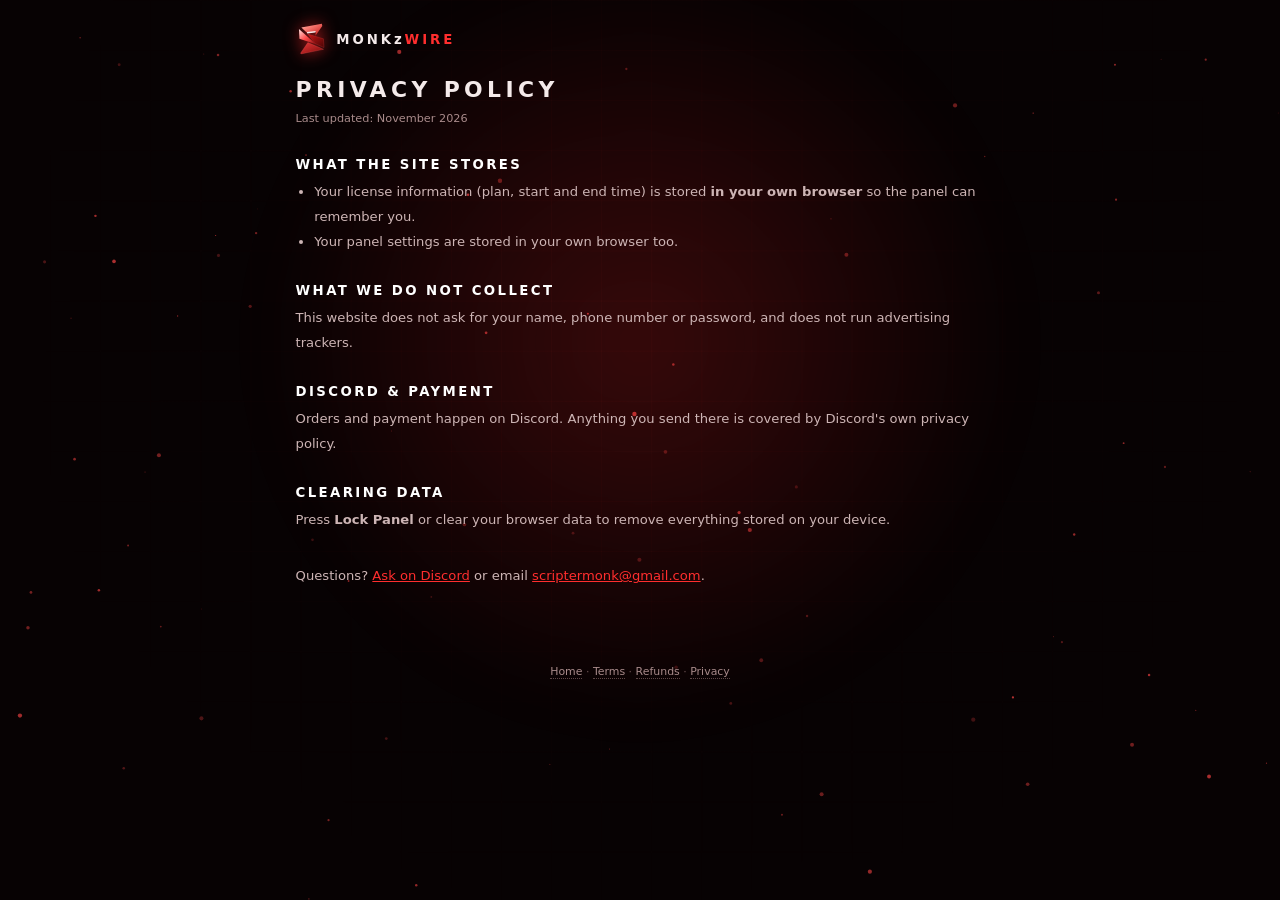
<file: privacy.html>
<!doctype html>
<html lang="en"><head><meta charset="utf-8"><meta name="viewport" content="width=device-width,initial-scale=1">
<title>MONKz WIRE — Privacy Policy</title>
<link rel="icon" href="/favicon.svg" type="image/svg+xml"><link rel="shortcut icon" href="/favicon.ico"><meta name="theme-color" content="#0a0304">
<link rel="stylesheet" href="/base.css">
<style>main{position:relative;z-index:3;max-width:48rem;margin:0 auto;padding:1.5rem clamp(1rem,3vw,2rem) 3rem}
h1{font-size:1.4rem;letter-spacing:.2em;margin:1.4rem 0 .4rem}h2{font-size:.85rem;letter-spacing:.18em;margin:1.8rem 0 .5rem;color:#fff}
p,li{color:#cdb5b5;font-size:.84rem;line-height:1.9}ul{padding-left:1.2rem}a.l{color:var(--red)}.d{color:var(--mut);font-size:.72rem}</style></head>
<body><canvas id="fx"></canvas><div class="grid-bg"></div><div class="glow"></div>
<main><a class="tb" href="/index.html"><img src="/mark.svg" alt=""><span>MONKz<b>WIRE</b></span></a>
<h1>PRIVACY POLICY</h1><p class="d">Last updated: November 2026</p>
<h2>WHAT THE SITE STORES</h2><ul><li>Your license information (plan, start and end time) is stored <b>in your own browser</b> so the panel can remember you.</li><li>Your panel settings are stored in your own browser too.</li></ul>
<h2>WHAT WE DO NOT COLLECT</h2><p>This website does not ask for your name, phone number or password, and does not run advertising trackers.</p>
<h2>DISCORD &amp; PAYMENT</h2><p>Orders and payment happen on Discord. Anything you send there is covered by Discord's own privacy policy.</p>
<h2>CLEARING DATA</h2><p>Press <b>Lock Panel</b> or clear your browser data to remove everything stored on your device.</p>
<p style="margin-top:2rem">Questions? <a class="l" href="/help">Ask on Discord</a> or email <a class="l" href="mailto:scriptermonk@gmail.com">scriptermonk@gmail.com</a>.</p>
</main><footer class="ft"><a href="/index.html">Home</a> · <a href="/terms.html">Terms</a> · <a href="/refund.html">Refunds</a> · <a href="/privacy.html">Privacy</a></footer>
<script src="/fx.js"></script></body></html>
</file>
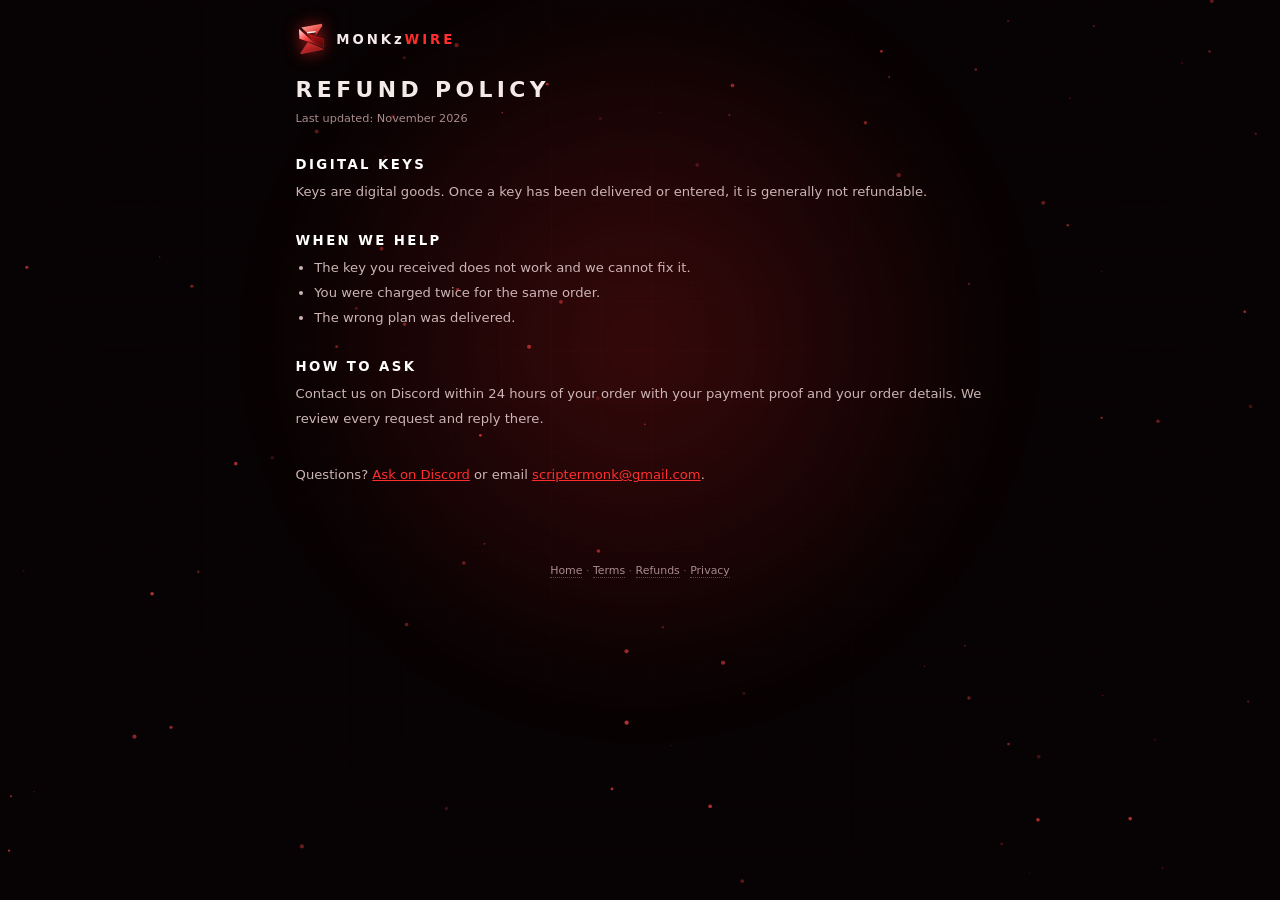
<file: refund.html>
<!doctype html>
<html lang="en"><head><meta charset="utf-8"><meta name="viewport" content="width=device-width,initial-scale=1">
<title>MONKz WIRE — Refund Policy</title>
<link rel="icon" href="/favicon.svg" type="image/svg+xml"><link rel="shortcut icon" href="/favicon.ico"><meta name="theme-color" content="#0a0304">
<link rel="stylesheet" href="/base.css">
<style>main{position:relative;z-index:3;max-width:48rem;margin:0 auto;padding:1.5rem clamp(1rem,3vw,2rem) 3rem}
h1{font-size:1.4rem;letter-spacing:.2em;margin:1.4rem 0 .4rem}h2{font-size:.85rem;letter-spacing:.18em;margin:1.8rem 0 .5rem;color:#fff}
p,li{color:#cdb5b5;font-size:.84rem;line-height:1.9}ul{padding-left:1.2rem}a.l{color:var(--red)}.d{color:var(--mut);font-size:.72rem}</style></head>
<body><canvas id="fx"></canvas><div class="grid-bg"></div><div class="glow"></div>
<main><a class="tb" href="/index.html"><img src="/mark.svg" alt=""><span>MONKz<b>WIRE</b></span></a>
<h1>REFUND POLICY</h1><p class="d">Last updated: November 2026</p>
<h2>DIGITAL KEYS</h2><p>Keys are digital goods. Once a key has been delivered or entered, it is generally not refundable.</p>
<h2>WHEN WE HELP</h2><ul><li>The key you received does not work and we cannot fix it.</li><li>You were charged twice for the same order.</li><li>The wrong plan was delivered.</li></ul>
<h2>HOW TO ASK</h2><p>Contact us on Discord within 24 hours of your order with your payment proof and your order details. We review every request and reply there.</p>
<p style="margin-top:2rem">Questions? <a class="l" href="/help">Ask on Discord</a> or email <a class="l" href="mailto:scriptermonk@gmail.com">scriptermonk@gmail.com</a>.</p>
</main><footer class="ft"><a href="/index.html">Home</a> · <a href="/terms.html">Terms</a> · <a href="/refund.html">Refunds</a> · <a href="/privacy.html">Privacy</a></footer>
<script src="/fx.js"></script></body></html>
</file>
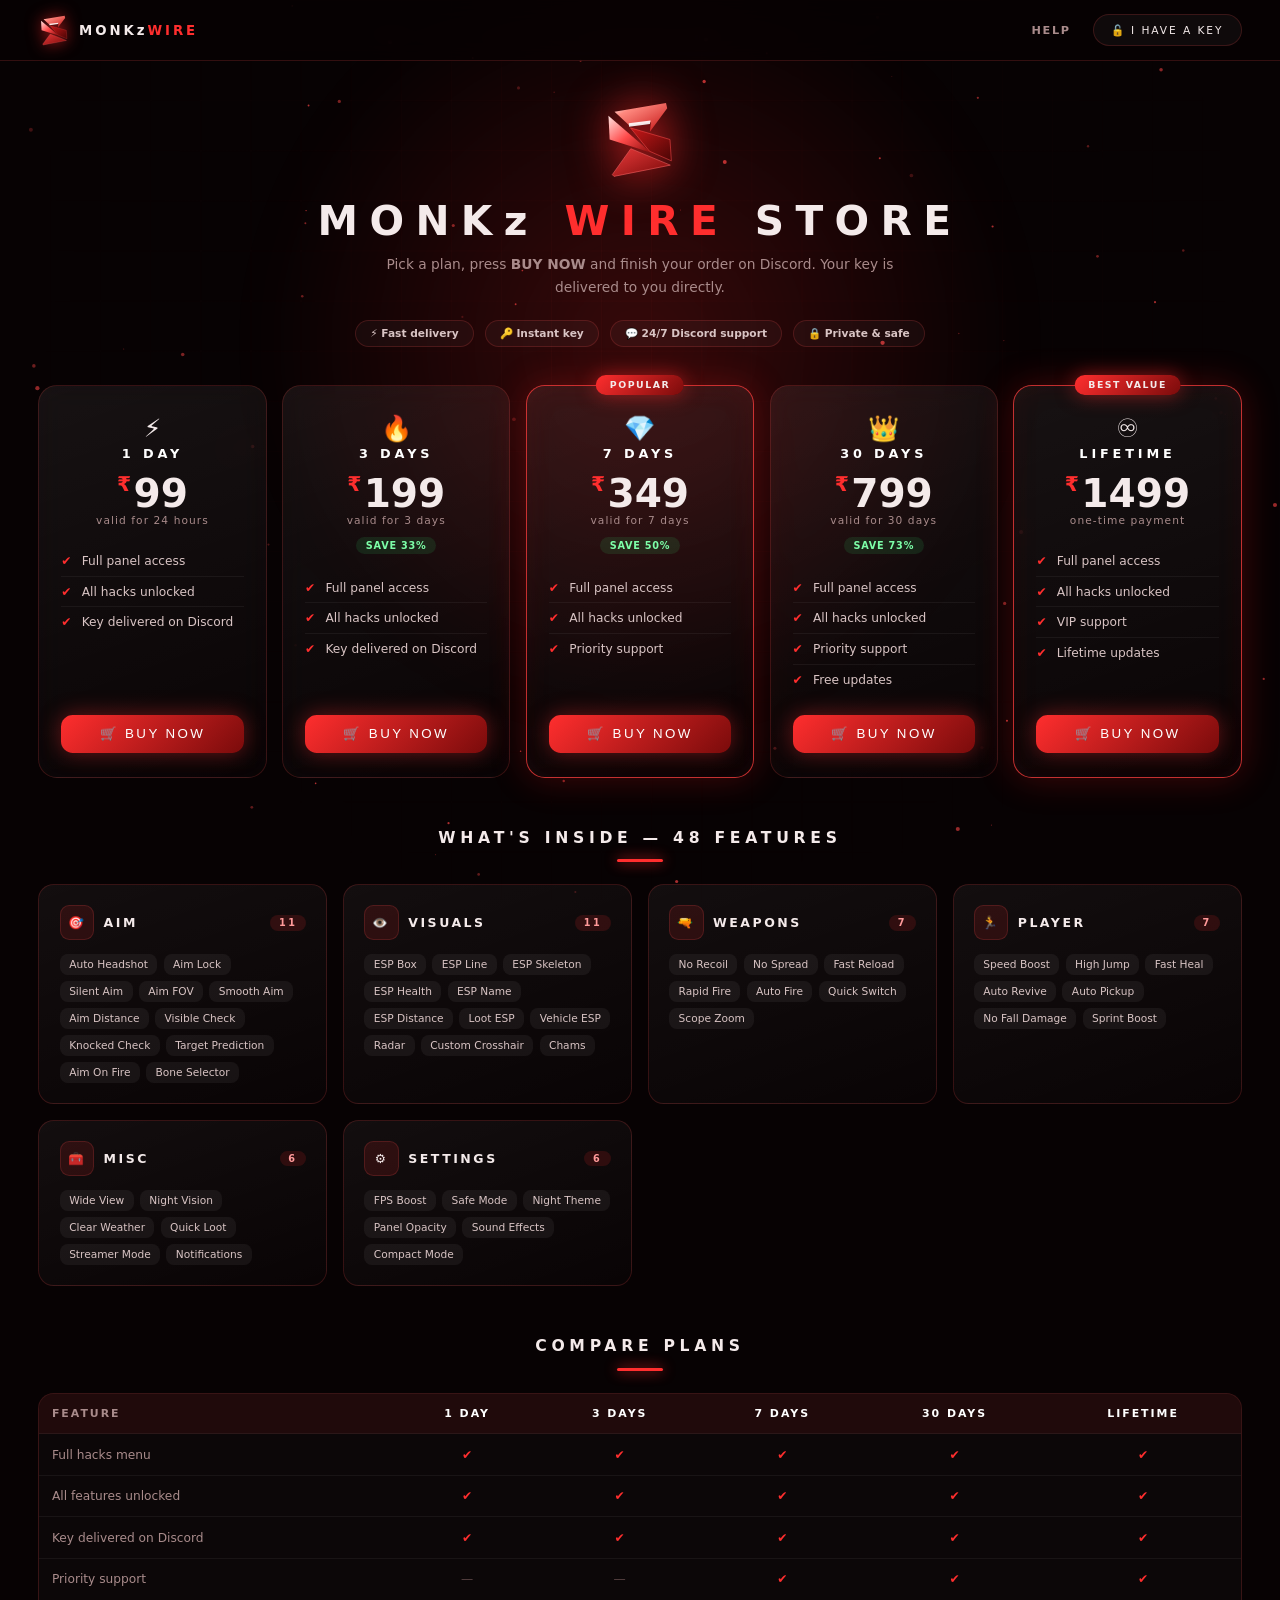
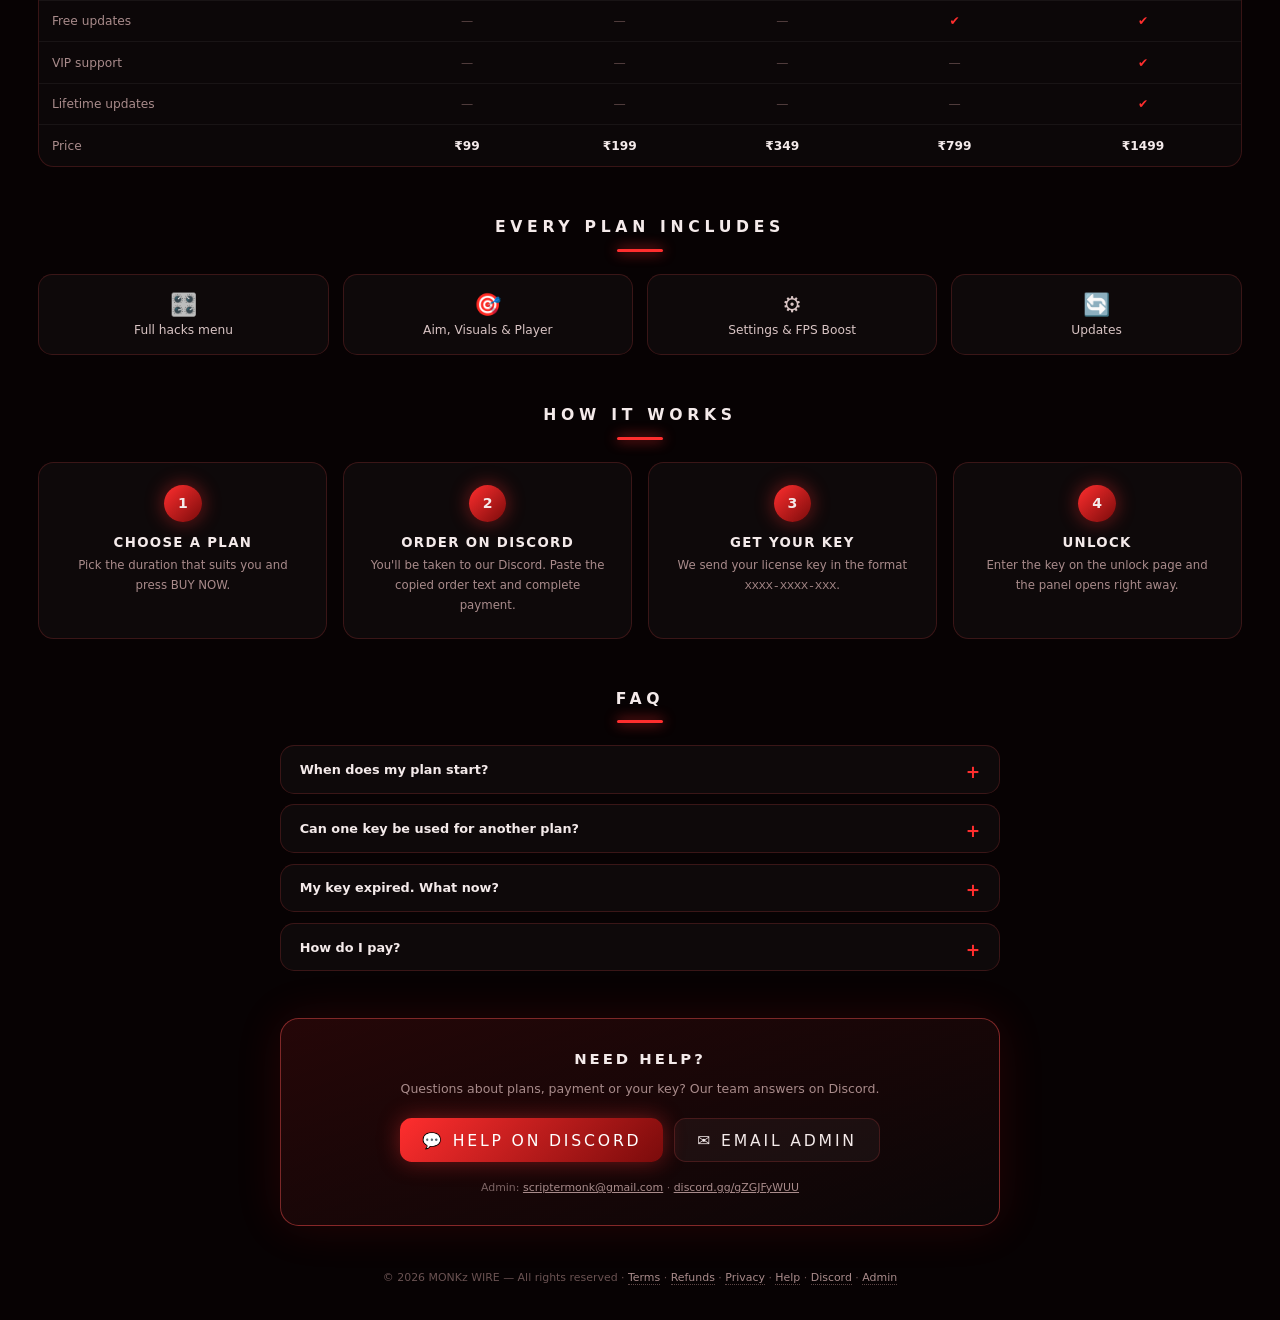
<file: store.html>
<!doctype html>
<html lang="en">
<head>
<meta charset="utf-8">
<meta name="viewport" content="width=device-width,initial-scale=1">
<title>MONKz WIRE — Store</title>
<meta name="description" content="Buy a MONKz WIRE license key. 1 Day, 3 Days, 7 Days, 30 Days and Lifetime plans.">
<link rel="icon" href="/favicon.svg" type="image/svg+xml">
<link rel="icon" href="/favicon-32.png" sizes="32x32" type="image/png">
<link rel="shortcut icon" href="/favicon.ico">
<link rel="apple-touch-icon" href="/apple-touch-icon.png">
<meta name="theme-color" content="#0a0304">
<link rel="manifest" href="/manifest.webmanifest">
<link rel="stylesheet" href="/base.css">
<style>
.topbar{position:sticky;top:0;z-index:30;display:flex;justify-content:space-between;align-items:center;padding:.9rem clamp(1rem,3vw,3rem);background:rgba(7,2,3,.72);backdrop-filter:blur(14px);-webkit-backdrop-filter:blur(14px);border-bottom:1px solid var(--line)}
.tn{display:flex;align-items:center;gap:1.4rem}
.tn a:not(.btn){text-decoration:none;color:var(--mut);font-size:.72rem;letter-spacing:.15em;font-weight:700;transition:.2s}
.tn a:not(.btn):hover{color:#fff}
main{position:relative;z-index:3;max-width:82rem;margin:0 auto;padding:2.5rem clamp(1rem,3vw,3rem) 1rem}
.hero{text-align:center;margin-bottom:2.4rem;animation:rise .7s both}
.hero img{width:5rem;height:5rem;filter:drop-shadow(0 0 1.4rem rgba(255,40,40,.85))}
.hero h1{font-size:clamp(1.7rem,3.2vw,2.6rem);letter-spacing:.28em;font-weight:800;margin:.9rem 0 .5rem}
.hero h1 span{color:var(--red)}
.hero p{color:var(--mut);font-size:.88rem;max-width:36rem;margin:0 auto;line-height:1.7}
.trust{display:flex;justify-content:center;gap:.7rem;flex-wrap:wrap;margin-top:1.3rem}
.trust span{padding:.4rem .9rem;border:1px solid var(--line);border-radius:2rem;font-size:.68rem;color:#d9c4c4;background:rgba(255,255,255,.03);font-weight:600}
.plans{display:grid;grid-template-columns:repeat(auto-fit,minmax(15rem,1fr));gap:1.2rem;margin:2.2rem 0 3rem}
@media(min-width:1000px){.plans{grid-template-columns:repeat(5,1fr);gap:1rem}.plan{padding:1.6rem 1rem 1.3rem}.price{font-size:2.1rem}}
.plan{position:relative;padding:1.8rem 1.4rem 1.5rem;text-align:center;background:linear-gradient(160deg,rgba(255,255,255,.065),rgba(255,255,255,.012));border:1px solid var(--line);border-radius:1.2rem;backdrop-filter:blur(14px);-webkit-backdrop-filter:blur(14px);transition:.3s;display:flex;flex-direction:column;animation:rise .6s both}
.plan:hover{transform:translateY(-7px);border-color:var(--line2);box-shadow:0 0 2.6rem rgba(255,30,30,.25)}
.plan.hot{border-color:rgba(255,60,60,.75);box-shadow:0 0 2.4rem rgba(255,30,30,.24),inset 0 0 2rem rgba(255,30,30,.06)}
.badge{position:absolute;top:-.7rem;left:50%;transform:translateX(-50%);padding:.28rem .9rem;border-radius:2rem;background:linear-gradient(135deg,var(--red),var(--deep));font-size:.6rem;font-weight:800;letter-spacing:.16em;white-space:nowrap;box-shadow:0 0 1.2rem rgba(255,46,46,.5)}
.pi{font-size:1.6rem;margin-bottom:.2rem}
.plan h3{font-size:.82rem;letter-spacing:.3em;color:#fff;font-weight:800}
.price{font-size:2.5rem;font-weight:800;margin:.8rem 0 .1rem;line-height:1}
.price em{font-style:normal;color:var(--red);font-size:1.3rem;vertical-align:top;margin-right:.15rem}
.per{font-size:.68rem;color:var(--mut);letter-spacing:.1em}
.save{display:inline-block;margin-top:.6rem;padding:.2rem .6rem;border-radius:1rem;background:rgba(51,255,119,.1);color:#7dffa8;font-size:.62rem;font-weight:800;letter-spacing:.08em}
ul{list-style:none;margin:1.2rem 0 1.3rem;text-align:left;font-size:.78rem;flex:1}
li{padding:.5rem 0;border-bottom:1px solid rgba(255,255,255,.05);color:#d9c4c4}
li::before{content:"✔";color:var(--red);margin-right:.65rem;font-weight:800}
li:last-child{border:0}
h2.sec{text-align:center;font-size:1rem;letter-spacing:.3em;margin:3.2rem 0 1.4rem}
h2.sec::after{content:"";display:block;width:3rem;height:3px;margin:.8rem auto 0;background:var(--red);border-radius:3px;box-shadow:0 0 .8rem var(--red)}
.steps{display:grid;grid-template-columns:repeat(auto-fit,minmax(14rem,1fr));gap:1rem}
.step{padding:1.4rem;text-align:center;border:1px solid var(--line);border-radius:1rem;background:rgba(255,255,255,.03)}
.step b{display:grid;place-items:center;width:2.4rem;height:2.4rem;margin:0 auto .8rem;border-radius:50%;background:linear-gradient(135deg,var(--red),var(--deep));font-size:.9rem;box-shadow:0 0 1.2rem rgba(255,46,46,.45)}
.step h4{font-size:.85rem;letter-spacing:.1em;margin-bottom:.4rem}
.step p{color:var(--mut);font-size:.75rem;line-height:1.7}
.incl{display:grid;grid-template-columns:repeat(auto-fit,minmax(12rem,1fr));gap:.9rem}
.incl div{padding:1.1rem;border:1px solid var(--line);border-radius:.9rem;background:rgba(255,255,255,.03);font-size:.78rem;color:#d9c4c4;text-align:center}
.incl div b{display:block;font-size:1.4rem;margin-bottom:.4rem}
.faq{max-width:46rem;margin:0 auto}
details{padding:1rem 1.2rem;margin-bottom:.7rem;border:1px solid var(--line);border-radius:.9rem;background:rgba(255,255,255,.03);font-size:.82rem}
summary{cursor:pointer;font-weight:700;list-style:none}summary::-webkit-details-marker{display:none}
summary::after{content:"+";float:right;color:var(--red);font-size:1.1rem}details[open] summary::after{content:"–"}
details p{color:var(--mut);margin-top:.7rem;line-height:1.8}
.cats{display:grid;grid-template-columns:repeat(auto-fit,minmax(16rem,1fr));gap:1rem}
.cat{padding:1.3rem;border:1px solid var(--line);border-radius:1rem;background:linear-gradient(160deg,rgba(255,255,255,.05),rgba(255,255,255,.01));transition:.3s}
.cat:hover{border-color:var(--line2);transform:translateY(-3px)}
.cat h4{display:flex;align-items:center;gap:.6rem;font-size:.8rem;letter-spacing:.2em;margin-bottom:.9rem}
.cat h4 i{font-style:normal;width:2.2rem;height:2.2rem;display:grid;place-items:center;border-radius:.6rem;background:rgba(255,46,46,.12);border:1px solid var(--line)}
.cat h4 em{margin-left:auto;font-style:normal;font-size:.62rem;padding:.15rem .55rem;border-radius:1rem;background:rgba(255,46,46,.14);color:#ff9a9a}
.cat div{display:flex;flex-wrap:wrap;gap:.4rem}
.cat span{padding:.25rem .6rem;border-radius:.5rem;background:rgba(255,255,255,.05);font-size:.68rem;color:#d9c4c4}
.cmpw{overflow-x:auto;border:1px solid var(--line);border-radius:1rem;background:rgba(255,255,255,.025)}
.cmp{width:100%;border-collapse:collapse;font-size:.78rem;min-width:40rem}
.cmp th,.cmp td{padding:.85rem .8rem;text-align:center;border-bottom:1px solid rgba(255,255,255,.05)}
.cmp th{font-size:.7rem;letter-spacing:.18em;color:#fff;background:rgba(255,46,46,.08)}
.cmp td:first-child,.cmp th:first-child{text-align:left;color:var(--mut)}
.cmp tr:last-child td{border:0}.cmp .y{color:var(--red);font-weight:800}.cmp .n{color:#5a4444}
.pay{max-width:46rem;margin:2.5rem auto 0;padding:1.5rem;text-align:center;border:1px solid var(--line2);border-radius:1.1rem;background:rgba(255,255,255,.03)}
.pay h3{letter-spacing:.2em;font-size:.85rem}.pay p{color:var(--mut);font-size:.78rem;margin:.6rem 0 1rem;line-height:1.7}
.upi{display:flex;gap:.8rem;justify-content:center;align-items:center;flex-wrap:wrap}.upi code{padding:.6rem 1rem;border-radius:.6rem;background:rgba(0,0,0,.5);border:1px solid var(--line);font-size:.9rem;letter-spacing:.05em}
.pay small{display:block;margin-top:.8rem;color:#7d6464;font-size:.7rem}
.help{margin:3rem auto 0;max-width:46rem;padding:2rem;text-align:center;border:1px solid var(--line2);border-radius:1.2rem;background:linear-gradient(160deg,rgba(255,46,46,.12),rgba(255,255,255,.02));box-shadow:0 0 3rem rgba(255,30,30,.12)}
.help h3{letter-spacing:.2em;font-size:.95rem}
.help p{color:var(--mut);font-size:.8rem;margin:.6rem 0 1.2rem;line-height:1.7}
.help .acts{display:flex;gap:.7rem;justify-content:center;flex-wrap:wrap}
.help small{display:block;margin-top:1.2rem;color:#7d6464;font-size:.7rem}
.help small a{color:var(--mut)}
@media(max-width:600px){.tn a:not(.btn){display:none}}
</style>
</head>
<body>
<canvas id="fx"></canvas><div class="grid-bg"></div><div class="glow"></div>

<header class="topbar">
  <a class="tb" href="/index.html"><img src="/mark.svg" alt=""><span>MONKz<b>WIRE</b></span></a>
  <nav class="tn">
    <a href="/help">HELP</a>
    <a class="btn sm ghost" href="/unlock.html">🔓 I HAVE A KEY</a>
  </nav>
</header>

<main>
  <section class="hero">
    <img src="/mark.svg" alt="MONKz WIRE">
    <h1>MONKz<span> WIRE</span> STORE</h1>
    <p>Pick a plan, press <b>BUY NOW</b> and finish your order on Discord. Your key is delivered to you directly.</p>
    <div class="trust"><span>⚡ Fast delivery</span><span>🔑 Instant key</span><span>💬 24/7 Discord support</span><span>🔒 Private &amp; safe</span></div>
  </section>

  <section class="plans" id="plans"></section>

  <h2 class="sec">WHAT'S INSIDE — <span id="fcount">48</span> FEATURES</h2>
  <section class="cats" id="cats"></section>

  <h2 class="sec">COMPARE PLANS</h2>
  <section class="cmpw"><table class="cmp" id="cmp"></table></section>

  <h2 class="sec">EVERY PLAN INCLUDES</h2>
  <section class="incl">
    <div><b>🎛️</b>Full hacks menu</div>
    <div><b>🎯</b>Aim, Visuals &amp; Player</div>
    <div><b>⚙️</b>Settings &amp; FPS Boost</div>
    <div><b>🔄</b>Updates</div>
  </section>

  <section class="pay" id="paybox" style="display:none">
    <h3>💳 PAY WITH UPI</h3>
    <p>Pay the plan amount to this UPI ID, then send the payment screenshot on Discord to receive your key.</p>
    <div class="upi"><code id="upiid"></code><button class="btn sm" id="upicopy">COPY UPI ID</button></div>
    <small id="upiname"></small>
  </section>

  <h2 class="sec">HOW IT WORKS</h2>
  <section class="steps">
    <div class="step"><b>1</b><h4>CHOOSE A PLAN</h4><p>Pick the duration that suits you and press BUY NOW.</p></div>
    <div class="step"><b>2</b><h4>ORDER ON DISCORD</h4><p>You'll be taken to our Discord. Paste the copied order text and complete payment.</p></div>
    <div class="step"><b>3</b><h4>GET YOUR KEY</h4><p>We send your license key in the format <code>XXXX-XXXX-XXX</code>.</p></div>
    <div class="step"><b>4</b><h4>UNLOCK</h4><p>Enter the key on the unlock page and the panel opens right away.</p></div>
  </section>

  <h2 class="sec">FAQ</h2>
  <section class="faq">
    <details><summary>When does my plan start?</summary><p>Your plan starts the moment you enter the key for the first time. Until then no time is used.</p></details>
    <details><summary>Can one key be used for another plan?</summary><p>No. Every key is made for one plan only — 1 Day, 3 Days, 7 Days, 30 Days or Lifetime.</p></details>
    <details><summary>My key expired. What now?</summary><p>Buy a new key from this store and enter it on the unlock page.</p></details>
    <details><summary>How do I pay?</summary><p>Payment is completed on Discord with the admin. Press BUY NOW and open a ticket.</p></details>
  </section>

  <section class="help">
    <h3>NEED HELP?</h3>
    <p>Questions about plans, payment or your key? Our team answers on Discord.</p>
    <div class="acts">
      <a class="btn" href="/help">💬 HELP ON DISCORD</a>
      <a class="btn ghost" href="mailto:scriptermonk@gmail.com">✉ EMAIL ADMIN</a>
    </div>
    <small>Admin: <a href="mailto:scriptermonk@gmail.com">scriptermonk@gmail.com</a> · <a href="/discord">discord.gg/gZGJFyWUU</a></small>
  </section>
</main>

<footer class="ft">© 2026 MONKz WIRE — All rights reserved · <a href="/terms.html">Terms</a> · <a href="/refund.html">Refunds</a> · <a href="/privacy.html">Privacy</a> · <a href="/help">Help</a> · <a href="/discord">Discord</a> · <a href="mailto:scriptermonk@gmail.com">Admin</a></footer>
<div id="toast"></div>

<script src="/fx.js"></script>
<script src="/data.js"></script>
<script>

var $=function(i){return document.getElementById(i)};
function toast(t){var el=$('toast');el.textContent=t;el.classList.add('s');clearTimeout(toast.t);toast.t=setTimeout(function(){el.classList.remove('s')},2400)}
$('cats').innerHTML=catCards();$('fcount').textContent=totalFeatures();
/* comparison */
var rows=[["Full hacks menu",[1,1,1,1,1]],["All features unlocked",[1,1,1,1,1]],["Key delivered on Discord",[1,1,1,1,1]],["Priority support",[0,0,1,1,1]],["Free updates",[0,0,0,1,1]],["VIP support",[0,0,0,0,1]],["Lifetime updates",[0,0,0,0,1]]];
var th='<tr><th>FEATURE</th>'+PLANS.map(function(p){return'<th>'+p.name+'</th>'}).join('')+'</tr>';
th+=rows.map(function(r){return'<tr><td>'+r[0]+'</td>'+r[1].map(function(v){return v?'<td class="y">✔</td>':'<td class="n">—</td>'}).join('')+'</tr>'}).join('');
th+='<tr><td>Price</td>'+PLANS.map(function(p){return'<td><b>'+CURRENCY+p.price+'</b></td>'}).join('')+'</tr>';
$('cmp').innerHTML=th;
if(UPI_ID){$('paybox').style.display='block';$('upiid').textContent=UPI_ID;$('upiname').textContent='Name: '+UPI_NAME;
  $('upicopy').onclick=function(){try{navigator.clipboard.writeText(UPI_ID)}catch(e){}toast('UPI ID copied')}}
$('plans').innerHTML=planCards();
$('plans').addEventListener('click',function(e){var b=e.target.closest('button[data-i]');if(!b)return;buyPlan(+b.dataset.i,toast)});
</script>
</body>
</html>
</file>
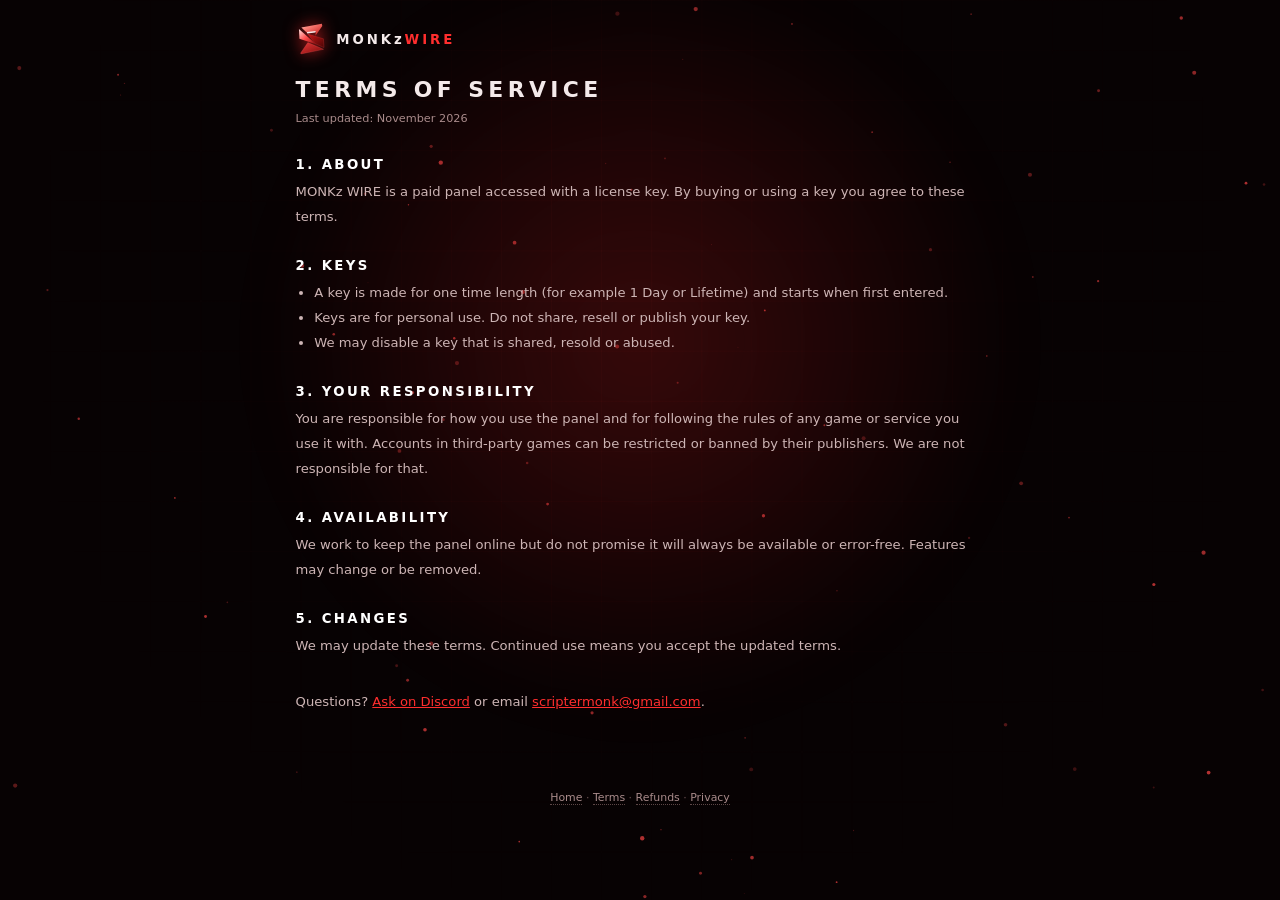
<file: terms.html>
<!doctype html>
<html lang="en"><head><meta charset="utf-8"><meta name="viewport" content="width=device-width,initial-scale=1">
<title>MONKz WIRE — Terms of Service</title>
<link rel="icon" href="/favicon.svg" type="image/svg+xml"><link rel="shortcut icon" href="/favicon.ico"><meta name="theme-color" content="#0a0304">
<link rel="stylesheet" href="/base.css">
<style>main{position:relative;z-index:3;max-width:48rem;margin:0 auto;padding:1.5rem clamp(1rem,3vw,2rem) 3rem}
h1{font-size:1.4rem;letter-spacing:.2em;margin:1.4rem 0 .4rem}h2{font-size:.85rem;letter-spacing:.18em;margin:1.8rem 0 .5rem;color:#fff}
p,li{color:#cdb5b5;font-size:.84rem;line-height:1.9}ul{padding-left:1.2rem}a.l{color:var(--red)}.d{color:var(--mut);font-size:.72rem}</style></head>
<body><canvas id="fx"></canvas><div class="grid-bg"></div><div class="glow"></div>
<main><a class="tb" href="/index.html"><img src="/mark.svg" alt=""><span>MONKz<b>WIRE</b></span></a>
<h1>TERMS OF SERVICE</h1><p class="d">Last updated: November 2026</p>
<h2>1. ABOUT</h2><p>MONKz WIRE is a paid panel accessed with a license key. By buying or using a key you agree to these terms.</p>
<h2>2. KEYS</h2><ul><li>A key is made for one time length (for example 1 Day or Lifetime) and starts when first entered.</li><li>Keys are for personal use. Do not share, resell or publish your key.</li><li>We may disable a key that is shared, resold or abused.</li></ul>
<h2>3. YOUR RESPONSIBILITY</h2><p>You are responsible for how you use the panel and for following the rules of any game or service you use it with. Accounts in third-party games can be restricted or banned by their publishers. We are not responsible for that.</p>
<h2>4. AVAILABILITY</h2><p>We work to keep the panel online but do not promise it will always be available or error-free. Features may change or be removed.</p>
<h2>5. CHANGES</h2><p>We may update these terms. Continued use means you accept the updated terms.</p>
<p style="margin-top:2rem">Questions? <a class="l" href="/help">Ask on Discord</a> or email <a class="l" href="mailto:scriptermonk@gmail.com">scriptermonk@gmail.com</a>.</p>
</main><footer class="ft"><a href="/index.html">Home</a> · <a href="/terms.html">Terms</a> · <a href="/refund.html">Refunds</a> · <a href="/privacy.html">Privacy</a></footer>
<script src="/fx.js"></script></body></html>
</file>
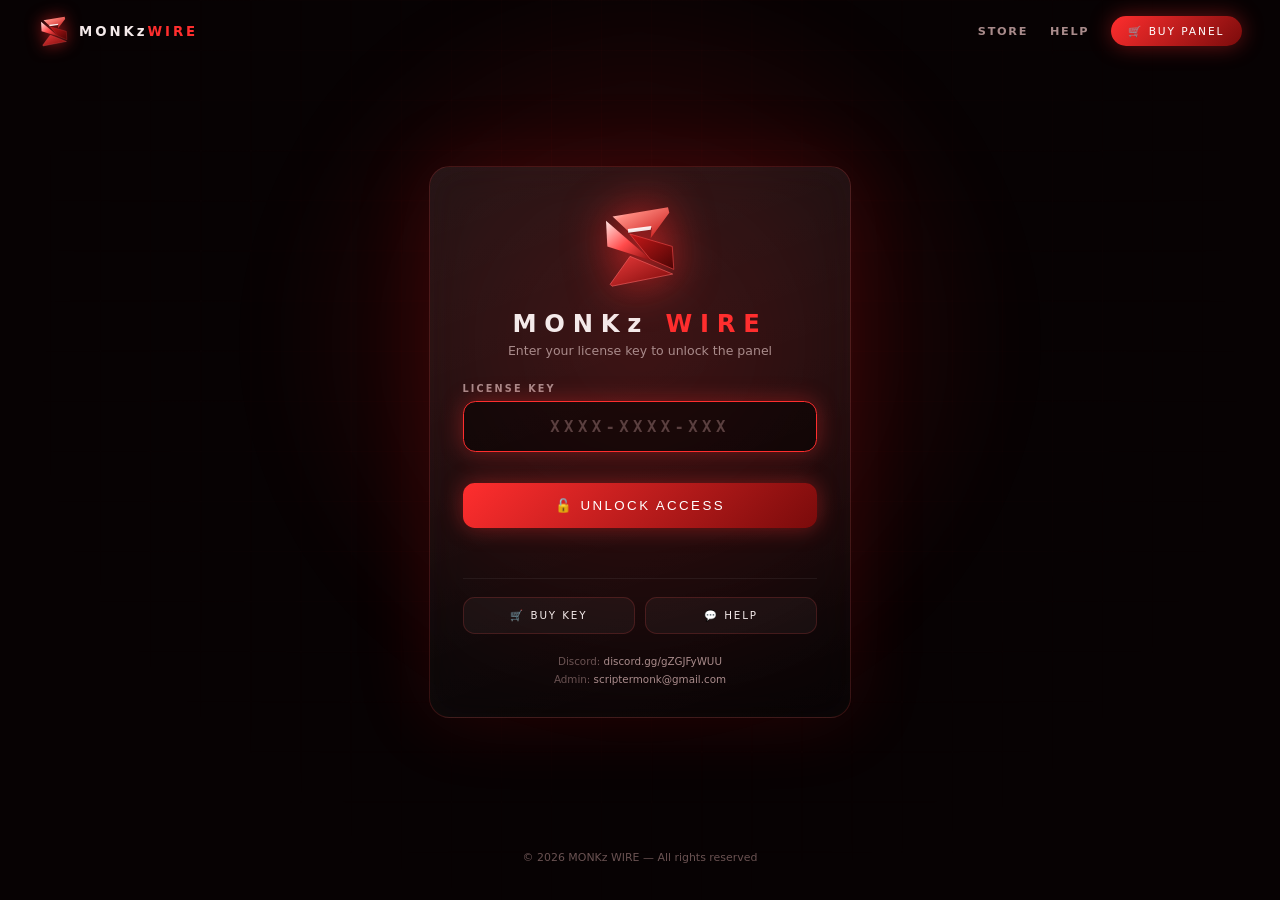
<file: unlock.html>
<!doctype html>
<html lang="en">
<head>
<meta charset="utf-8">
<meta name="viewport" content="width=device-width,initial-scale=1">
<title>MONKz WIRE — Unlock Panel</title>
<meta name="robots" content="noindex">
<meta name="description" content="MONKz WIRE premium panel. Enter your license key to unlock.">
<link rel="icon" href="/favicon.svg" type="image/svg+xml">
<link rel="icon" href="/favicon-32.png" sizes="32x32" type="image/png">
<link rel="shortcut icon" href="/favicon.ico">
<link rel="apple-touch-icon" href="/apple-touch-icon.png">
<meta name="theme-color" content="#0a0304">
<link rel="manifest" href="/manifest.webmanifest">
<meta property="og:title" content="MONKz WIRE — Premium Panel">
<meta property="og:description" content="Key-protected premium panel. Buy a key and unlock.">
<meta property="og:image" content="https://monkzwire.vercel.app/og.png">
<link rel="stylesheet" href="/base.css">
<style>
body{display:flex;flex-direction:column;min-height:100vh}
.topbar{position:relative;z-index:5;display:flex;justify-content:space-between;align-items:center;padding:1rem clamp(1rem,3vw,3rem)}
.tn{display:flex;align-items:center;gap:1.4rem}
.tn a:not(.btn){text-decoration:none;color:var(--mut);font-size:.72rem;letter-spacing:.15em;font-weight:700;transition:.2s}
.tn a:not(.btn):hover{color:#fff}
.stage{position:relative;z-index:3;flex:1;display:grid;place-items:center;padding:1rem}
.card{width:min(27rem,94vw);padding:2.4rem 2.1rem 1.8rem;text-align:center;background:linear-gradient(160deg,rgba(255,255,255,.07),rgba(255,255,255,.012));border:1px solid var(--line);border-radius:1.3rem;backdrop-filter:blur(18px);-webkit-backdrop-filter:blur(18px);box-shadow:0 0 5rem rgba(255,30,30,.14),inset 0 0 2rem rgba(255,255,255,.02);animation:rise .7s both}
.mark{width:5.4rem;height:5.4rem;filter:drop-shadow(0 0 1.4rem rgba(255,40,40,.85));animation:float 5s ease-in-out infinite}
@keyframes float{50%{transform:translateY(-6px)}}
.card h1{margin:1rem 0 .3rem;font-size:1.55rem;letter-spacing:.32em;font-weight:800}
.card h1 span{color:var(--red)}
.sub{color:var(--mut);font-size:.8rem;margin-bottom:1.6rem}
.lab{display:block;text-align:left;font-size:.62rem;letter-spacing:.22em;color:var(--mut);margin-bottom:.45rem;font-weight:700}
input{width:100%;padding:.95rem 1rem;background:rgba(0,0,0,.5);border:1px solid var(--line);border-radius:.8rem;color:#fff;font:700 1rem ui-monospace,Consolas,monospace;letter-spacing:.28em;text-align:center;outline:none;transition:.25s}
input::placeholder{color:#5a3f3f;letter-spacing:.28em}
input:focus{border-color:var(--red);box-shadow:0 0 1.4rem rgba(255,46,46,.35)}
.go{margin-top:1rem;padding:.95rem}
.err{min-height:1.2rem;margin-top:.9rem;font-size:.72rem;color:#ff7b7b;font-weight:700;letter-spacing:.06em;line-height:1.8}
.err a{color:#fff;text-decoration:underline}
.err .du{color:var(--red);font-weight:500}
.shake{animation:shake .4s}
@keyframes shake{25%{transform:translateX(-8px)}75%{transform:translateX(8px)}}
.quick{display:grid;grid-template-columns:1fr 1fr;gap:.6rem;margin-top:1.1rem;padding-top:1.2rem;border-top:1px solid rgba(255,255,255,.06)}
.quick .btn{padding:.7rem .4rem;font-size:.66rem}
.tiny{margin-top:1.1rem;font-size:.66rem;color:#6a5252;line-height:1.8}
.tiny a{color:var(--mut);text-decoration:none}.tiny a:hover{color:var(--red)}
@media(max-width:600px){.tn a:not(.btn){display:none}}
</style>
</head>
<body>
<canvas id="fx"></canvas><div class="grid-bg"></div><div class="glow"></div>

<header class="topbar">
  <a class="tb" href="/index.html"><img src="/mark.svg" alt=""><span>MONKz<b>WIRE</b></span></a>
  <nav class="tn">
    <a href="/store.html">STORE</a>
    <a href="/help">HELP</a>
    <a class="btn sm pulse" href="/store.html">🛒 BUY PANEL</a>
  </nav>
</header>

<main class="stage">
  <form class="card" id="f" autocomplete="off">
    <img class="mark" src="/mark.svg" alt="MONKz WIRE">
    <h1>MONKz<span> WIRE</span></h1>
    <p class="sub">Enter your license key to unlock the panel</p>
    <label class="lab" for="pw">LICENSE KEY</label>
    <input id="pw" type="text" inputmode="text" autocapitalize="characters" spellcheck="false" maxlength="13" placeholder="XXXX-XXXX-XXX" autofocus>
    <div id="cf" style="display:flex;justify-content:center;margin-top:1rem"></div>
    <button class="btn block go" type="submit">🔓 UNLOCK ACCESS</button>
    <div class="err" id="err" role="alert"></div>
    <div class="quick">
      <a class="btn ghost" href="/store.html">🛒 BUY KEY</a>
      <a class="btn ghost" href="/help">💬 HELP</a>
    </div>
    <div class="tiny">Discord: <a href="/discord">discord.gg/gZGJFyWUU</a><br>Admin: <a href="mailto:scriptermonk@gmail.com">scriptermonk@gmail.com</a></div>
  </form>
</main>

<footer class="ft">© 2026 MONKz WIRE — All rights reserved</footer>

<script src="/data.js"></script>
<script src="/auth.js"></script>
<script>
var DISCORD_URL="https://discord.gg/gZGJFyWUU";
var $=function(i){return document.getElementById(i)};
var pw=$('pw'),err=$('err'),form=$('f');

function bad(html){
  err.innerHTML=html;
  form.classList.remove('shake');void form.offsetWidth;form.classList.add('shake');
}
function wrongMsg(){
  return 'WRONG KEY — <a href="/store.html">BUY A KEY</a> · <a href="/help">NEED HELP?</a><br><a class="du" href="/discord">'+DISCORD_URL+'</a>';
}
function expiredMsg(){
  return 'KEY EXPIRED — <a href="/store.html">BUY A NEW KEY</a> · <a href="/help">NEED HELP?</a><br><a class="du" href="/discord">'+DISCORD_URL+'</a>';
}

/* auto-format  XXXX-XXXX-XXX */
pw.addEventListener('input',function(){
  var v=normKey(pw.value).slice(0,11),o=v.slice(0,4);
  if(v.length>4)o+='-'+v.slice(4,8);
  if(v.length>8)o+='-'+v.slice(8);
  pw.value=o;
});

/* already unlocked? */
var q=location.search.indexOf('e=1')>-1;
if(q){err.innerHTML=expiredMsg()}
else if(licValid(getLic())){location.replace('/main.html')}

loadKeys();
var cfToken='';
if(TURNSTILE_SITEKEY){
  window.onTurnstile=function(t){cfToken=t};
  var ts=document.createElement('script');ts.src='https://challenges.cloudflare.com/turnstile/v0/api.js?onload=mwTs';ts.async=true;document.head.appendChild(ts);
  window.mwTs=function(){turnstile.render('#cf',{sitekey:TURNSTILE_SITEKEY,theme:'dark',callback:function(t){cfToken=t},'expired-callback':function(){cfToken=''}})};
}
form.addEventListener('submit',function(e){
  e.preventDefault();
  if(TURNSTILE_SITEKEY&&!cfToken){bad('Please complete the human check first.');return}
  var k=pw.value,btn=form.querySelector('.go');
  btn.disabled=true;btn.textContent='CHECKING…';
  checkKey(k).then(function(plan){
    btn.disabled=false;btn.textContent='🔓 UNLOCK ACCESS';
    if(!plan){bad(wrongMsg());pw.select();return}
    var old=getLic();
    if(old&&old.h===hashKey(k)&&licExpired(old)){bad(expiredMsg());return}
    activateKey(k,plan);
    location.href='/main.html';
  });
});
</script>
</body>
</html>
</file>
<file: base.css>
:root{--bg:#070203;--red:#ff2e2e;--red2:#ff5a4a;--deep:#7a0b0b;--panel:rgba(20,6,8,.72);--line:rgba(255,80,80,.18);--line2:rgba(255,80,80,.45);--txt:#f4eaea;--mut:#a98b8b;--ok:#33ff77;--u:clamp(14px,.52vw + 9px,30px)}
*{box-sizing:border-box;margin:0;padding:0;-webkit-tap-highlight-color:transparent}
html{font-size:var(--u);scroll-behavior:smooth}
body{background:var(--bg);color:var(--txt);font-family:Inter,system-ui,"Segoe UI",Roboto,Arial,sans-serif;min-height:100vh;overflow-x:hidden;-webkit-font-smoothing:antialiased}
a{color:inherit}
::selection{background:var(--red);color:#fff}
::-webkit-scrollbar{width:8px;height:8px}::-webkit-scrollbar-thumb{background:#3a1114;border-radius:8px}::-webkit-scrollbar-track{background:transparent}
#fx{position:fixed;inset:0;z-index:0;pointer-events:none}
.glow{position:fixed;width:70vw;height:70vw;left:50%;top:38%;transform:translate(-50%,-50%);background:radial-gradient(circle,rgba(255,40,40,.2),transparent 60%);filter:blur(30px);z-index:0;pointer-events:none;animation:pulse 7s ease-in-out infinite}
@keyframes pulse{50%{opacity:.5}}
@keyframes rise{from{opacity:0;transform:translateY(14px)}to{opacity:1;transform:none}}
.grid-bg{position:fixed;inset:0;z-index:0;pointer-events:none;background-image:linear-gradient(rgba(255,60,60,.035) 1px,transparent 1px),linear-gradient(90deg,rgba(255,60,60,.035) 1px,transparent 1px);background-size:3.2rem 3.2rem;mask-image:radial-gradient(circle at 50% 35%,#000,transparent 75%);-webkit-mask-image:radial-gradient(circle at 50% 35%,#000,transparent 75%)}

/* buttons */
.btn{display:inline-flex;align-items:center;justify-content:center;gap:.5rem;padding:.75rem 1.4rem;border:0;border-radius:.75rem;cursor:pointer;font:800 .74rem/1 inherit;letter-spacing:.18em;color:#fff;text-decoration:none;background:linear-gradient(135deg,var(--red),var(--deep));box-shadow:0 0 1.4rem rgba(255,46,46,.4);transition:.25s}
.btn:hover{transform:translateY(-2px);box-shadow:0 0 2.6rem rgba(255,46,46,.75)}
.btn:active{transform:translateY(0)}
.btn.block{width:100%}
.btn.sm{padding:.55rem 1.1rem;font-size:.68rem;border-radius:2rem}
.btn.ghost{background:rgba(255,255,255,.04);border:1px solid var(--line);box-shadow:none;color:#f4eaea}
.btn.ghost:hover{border-color:var(--red);background:rgba(255,46,46,.1);box-shadow:0 0 1.4rem rgba(255,46,46,.25)}
.btn.pulse{animation:bp 2.4s ease-in-out infinite}
@keyframes bp{50%{box-shadow:0 0 2.6rem rgba(255,46,46,.85)}}

/* brand */
.tb{display:flex;align-items:center;gap:.6rem;font-weight:800;letter-spacing:.22em;font-size:.85rem;text-decoration:none;color:inherit}
.tb b{color:var(--red)}
.tb img{width:2rem;height:2rem;filter:drop-shadow(0 0 .5rem rgba(255,40,40,.7))}

/* toast */
#toast{position:fixed;left:50%;bottom:1.5rem;transform:translate(-50%,12px);z-index:99;padding:.8rem 1.3rem;border:1px solid var(--line2);border-radius:.8rem;background:rgba(15,4,5,.97);font-size:.78rem;opacity:0;transition:.3s;pointer-events:none;box-shadow:0 0 2rem rgba(255,30,30,.2)}
#toast.s{opacity:1;transform:translate(-50%,0)}

footer.ft{position:relative;z-index:3;text-align:center;color:#6a5252;font-size:.7rem;padding:1.6rem 1rem 2rem;line-height:2}
footer.ft a{color:var(--mut);text-decoration:none;border-bottom:1px dotted #5d4646}
footer.ft a:hover{color:var(--red);border-color:var(--red)}
@media(prefers-reduced-motion:reduce){*{animation:none!important;transition:none!important}}
</file>
